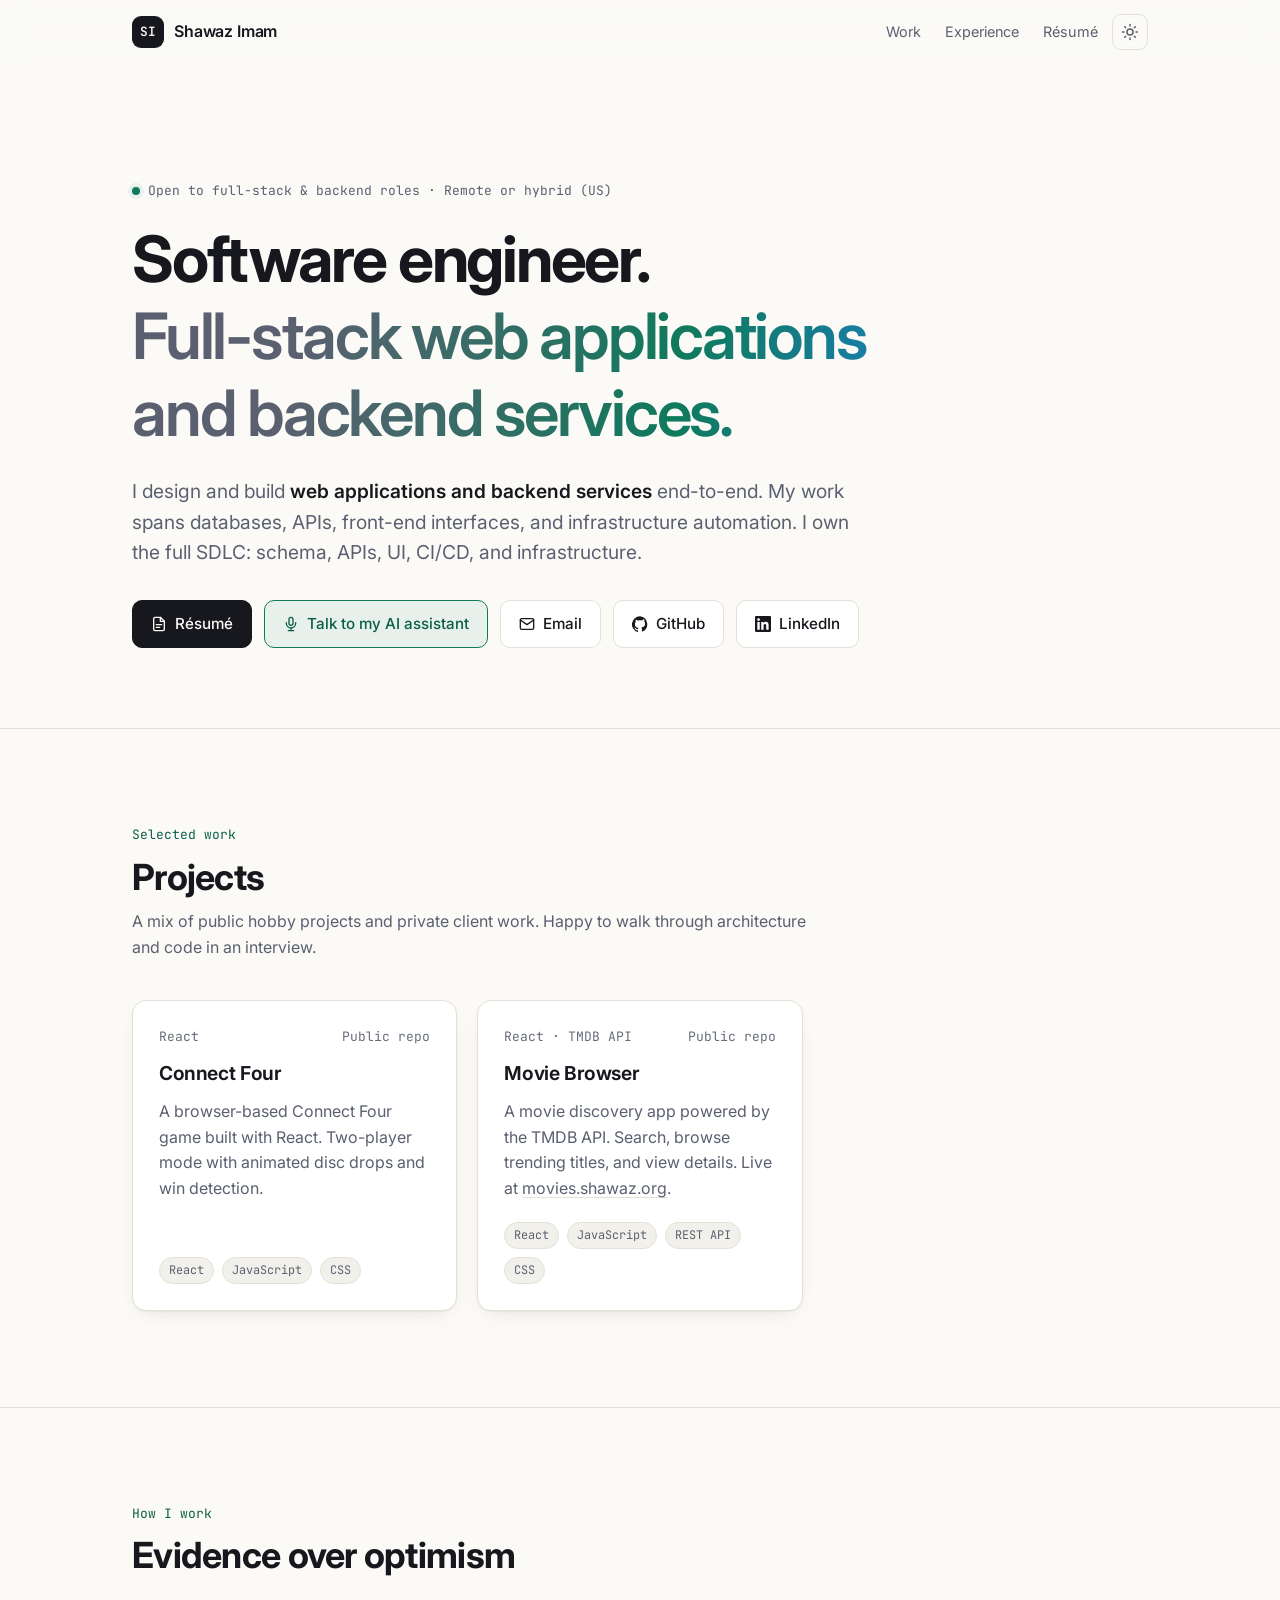
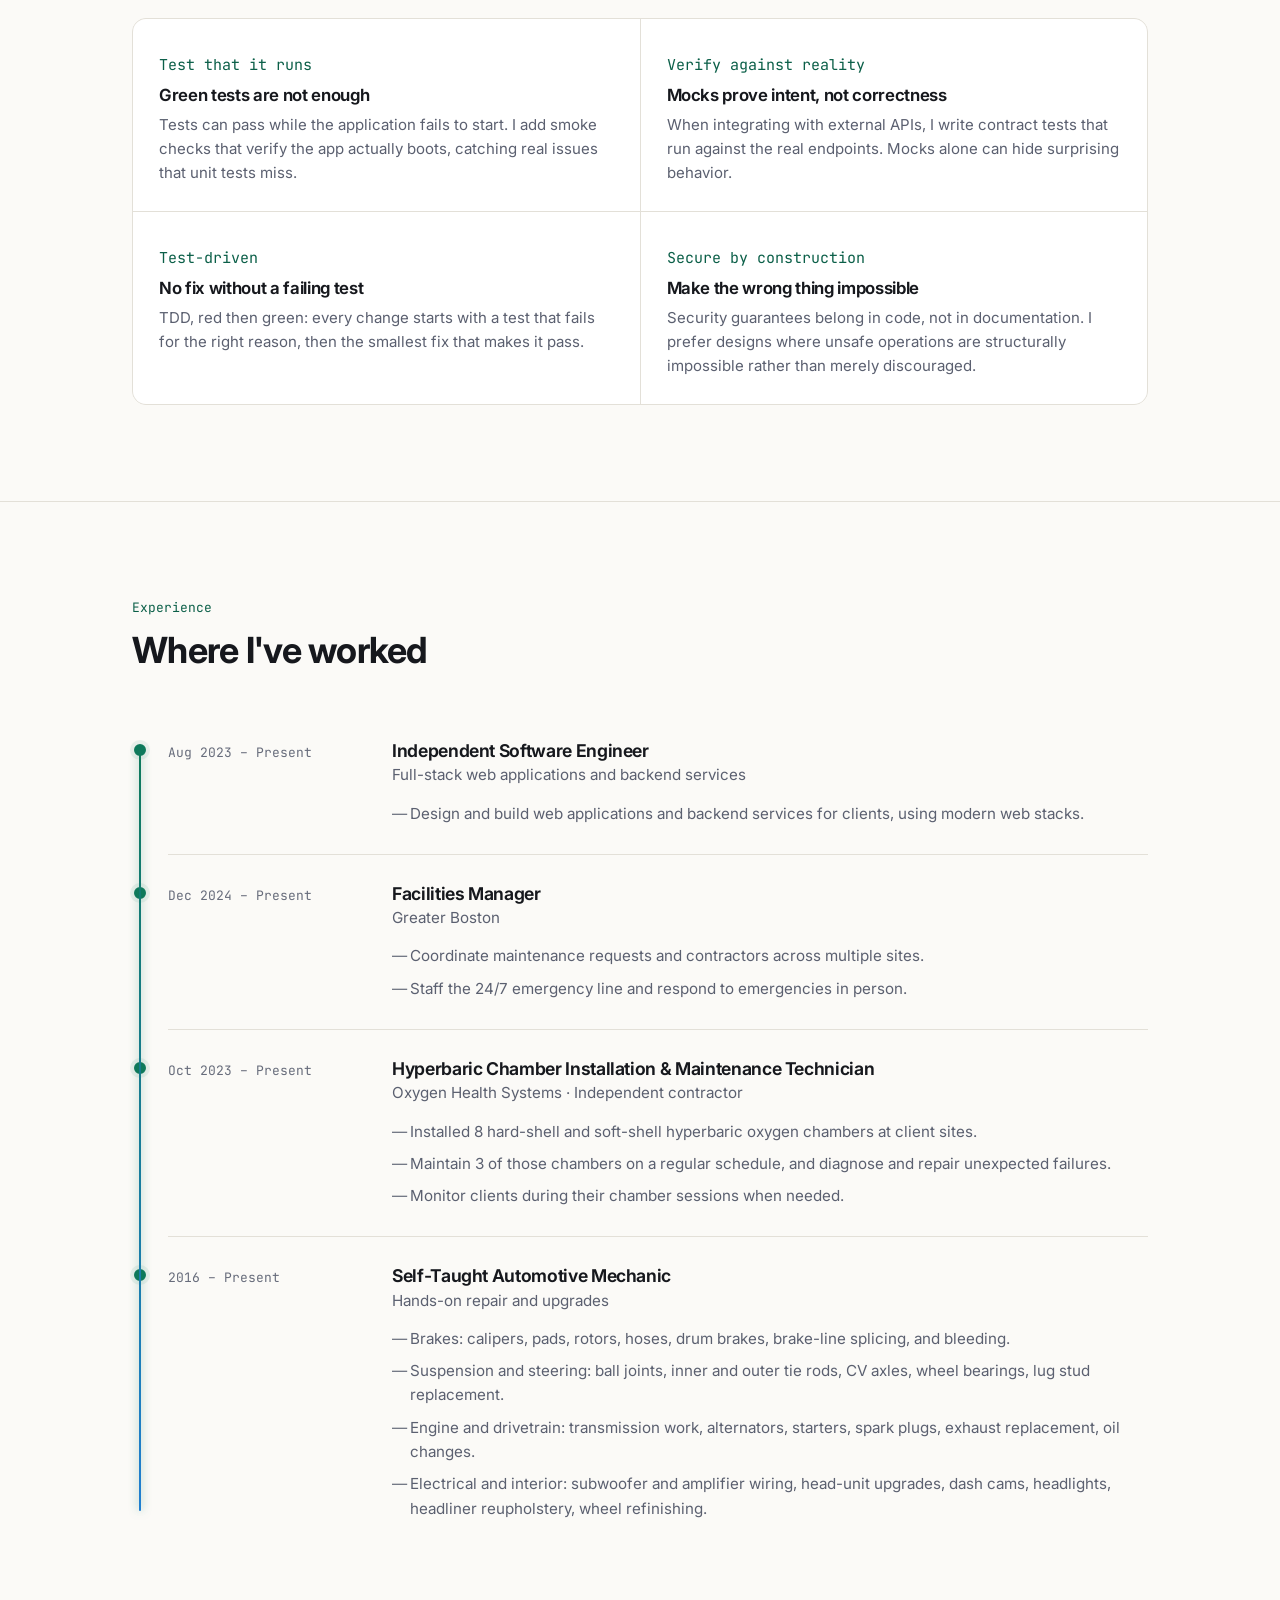
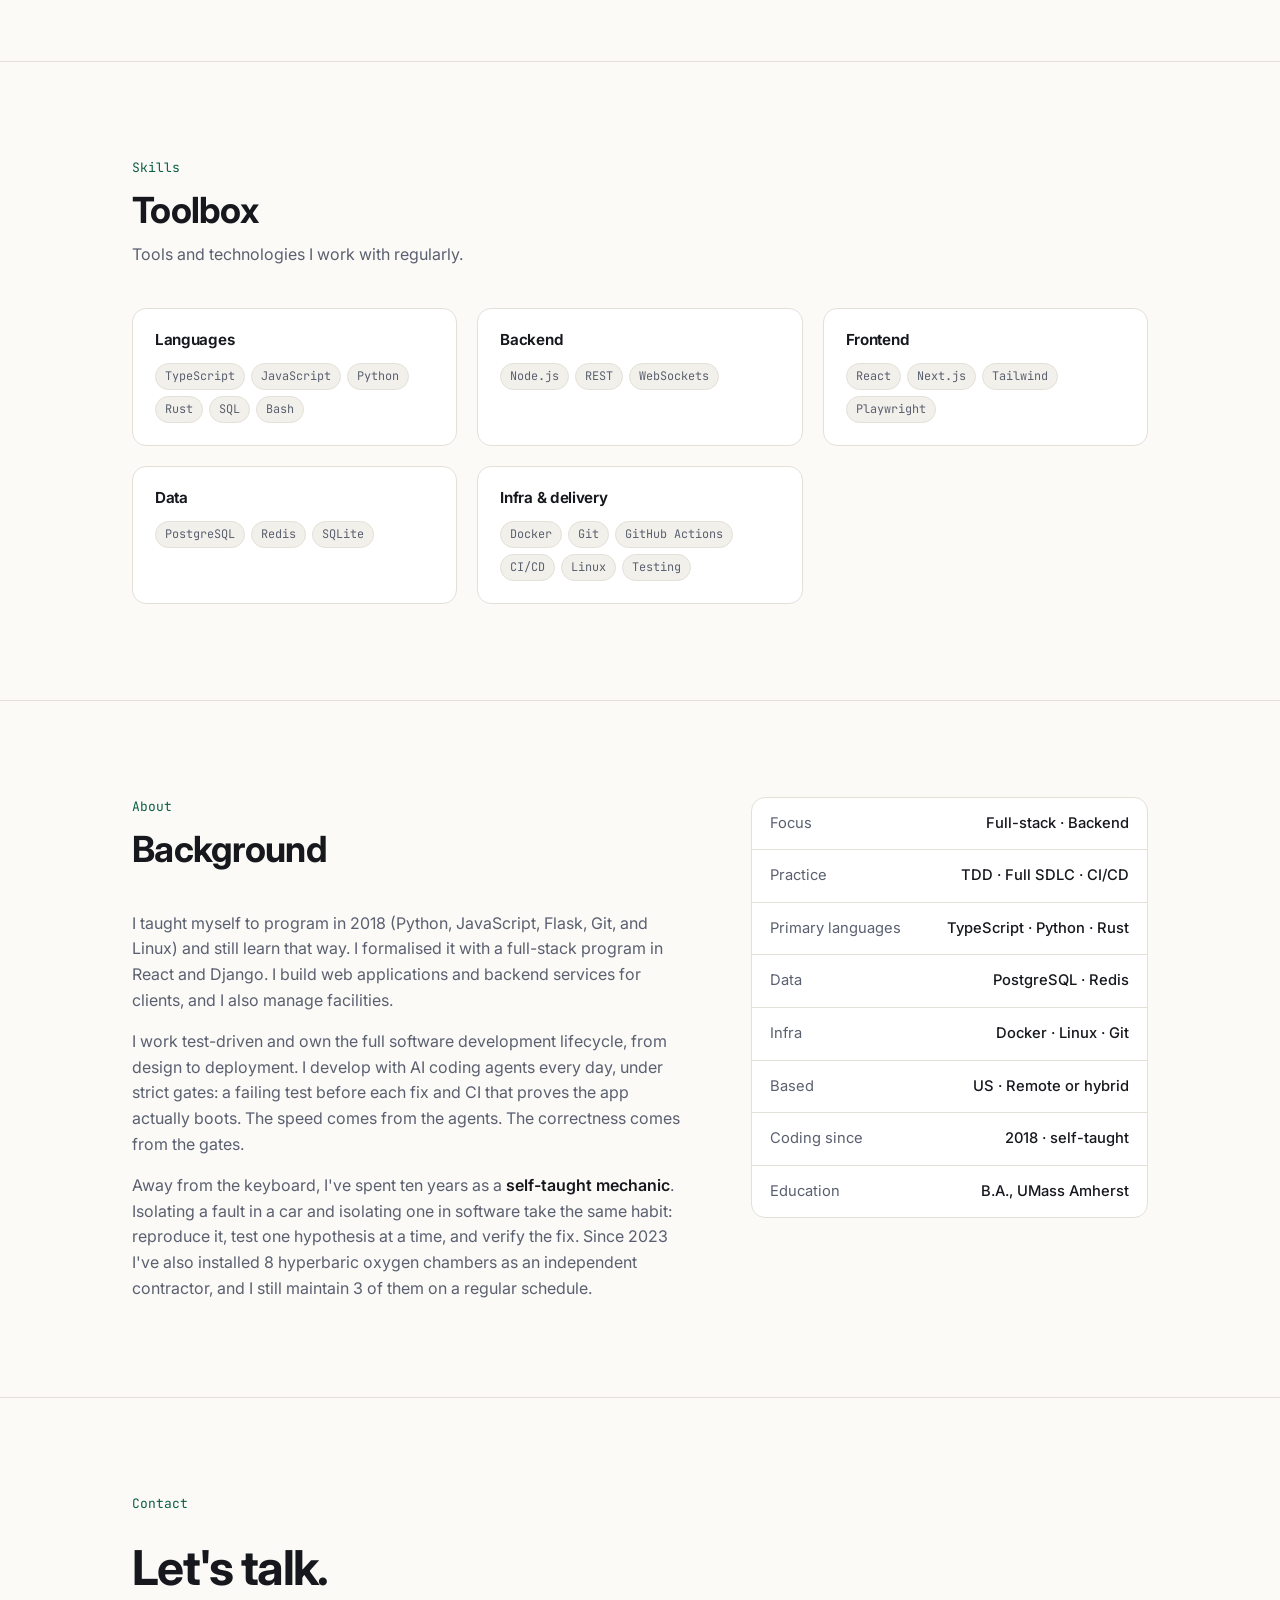
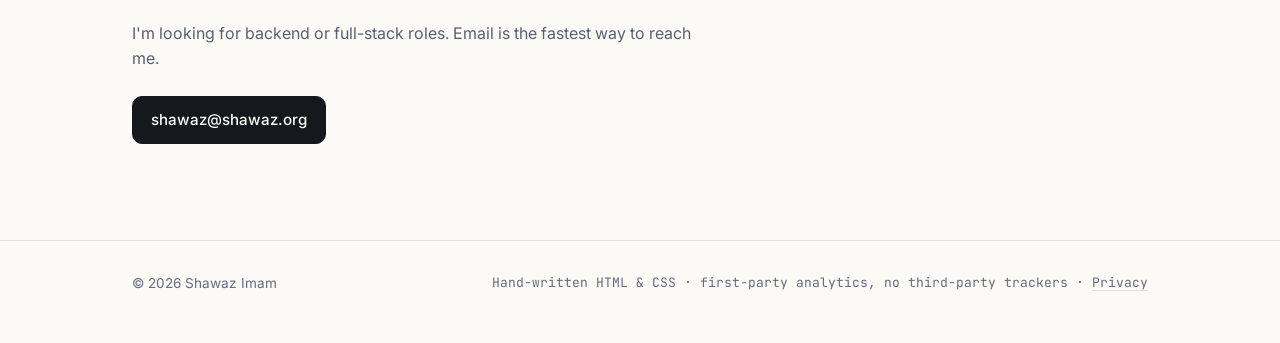
<file: index.html>
<!doctype html>
<html lang="en">
  <head>
    <meta charset="UTF-8" />
    <meta name="viewport" content="width=device-width, initial-scale=1.0" />
    <title>Shawaz Imam — Software Engineer</title>
    <meta
      name="description"
      content="Shawaz Imam, software engineer. Full-stack web applications and backend services."
    />
    <meta property="og:title" content="Shawaz Imam — Software Engineer" />
    <meta
      property="og:description"
      content="Software engineer. Full-stack web applications and backend services."
    />
    <meta property="og:type" content="website" />
    <meta property="og:url" content="https://shawaz.org/" />
    <meta property="og:image" content="https://shawaz.org/Images/icon-512.png" />
    <meta property="og:image:width" content="512" />
    <meta property="og:image:height" content="512" />
    <meta property="og:image:alt" content="Shawaz Imam, software engineer" />
    <meta name="twitter:card" content="summary" />
    <meta name="twitter:title" content="Shawaz Imam — Software Engineer" />
    <meta name="twitter:image" content="https://shawaz.org/Images/icon-512.png" />
    <meta name="theme-color" content="#0c0e12" media="(prefers-color-scheme: dark)" />
    <meta name="theme-color" content="#fbfaf7" media="(prefers-color-scheme: light)" />
    <link rel="canonical" href="https://shawaz.org/" />
    <link rel="icon" href="./favicon.ico" sizes="32x32" />
    <link rel="icon" href="./Images/favicon.svg" type="image/svg+xml" />
    <link rel="apple-touch-icon" href="./Images/apple-touch-icon.png" />
    <link rel="manifest" href="./site.webmanifest" />
    <link rel="preconnect" href="https://fonts.googleapis.com" />
    <link rel="preconnect" href="https://fonts.gstatic.com" crossorigin />
    <link
      href="https://fonts.googleapis.com/css2?family=Inter:wght@400;500;600;700&family=JetBrains+Mono:wght@400;500;600&display=swap"
      rel="stylesheet"
    />
    <link rel="stylesheet" href="./styles/main.css" />
    <script>
      try {
        var t = localStorage.getItem("shawaz-theme");
        if (t === "light" || t === "dark") document.documentElement.setAttribute("data-theme", t);
      } catch (e) {}
    </script>
    <script type="application/ld+json">
      {
        "@context": "https://schema.org",
        "@type": "Person",
        "name": "Shawaz Imam",
        "jobTitle": "Software Engineer",
        "email": "mailto:shawaz@shawaz.org",
        "url": "https://shawaz.org",
        "sameAs": ["https://github.com/shawazi", "https://www.linkedin.com/in/shawazi/"]
      }
    </script>
  </head>
  <body>
    <a class="skip" href="#main">Skip to content</a>

    <header class="nav">
      <div class="wrap">
        <a class="brand" href="#top" aria-label="Shawaz Imam, home">
          <span class="monogram" aria-hidden="true">SI</span>
          <span>Shawaz Imam</span>
        </a>
        <nav aria-label="Primary">
          <ul class="nav-links">
            <li class="hide-sm"><a href="#work">Work</a></li>
            <li class="hide-sm"><a href="#experience">Experience</a></li>
            <li><a href="./resume.html">Résumé</a></li>
            <li>
              <button class="icon-btn" id="theme-toggle" type="button" aria-label="Toggle color theme">
                <svg viewBox="0 0 24 24" fill="none" stroke="currentColor" stroke-width="2" stroke-linecap="round" stroke-linejoin="round" aria-hidden="true">
                  <circle cx="12" cy="12" r="4" />
                  <path d="M12 2v2M12 20v2M4.9 4.9l1.4 1.4M17.7 17.7l1.4 1.4M2 12h2M20 12h2M4.9 19.1l1.4-1.4M17.7 6.3l1.4-1.4" />
                </svg>
              </button>
            </li>
          </ul>
        </nav>
      </div>
    </header>

    <main id="main">
      <section class="hero" id="top">
        <div class="wrap">
          <p class="eyebrow mono"><span class="dot" aria-hidden="true"></span>Open to full-stack &amp; backend roles · Remote or hybrid (US)</p>
          <h1>Software engineer. <span>Full-stack web applications and backend services.</span></h1>
          <p class="lede">
            I design and build <strong>web applications and backend services</strong> end-to-end.
            My work spans databases, APIs, front-end interfaces, and infrastructure automation.
            I own the full SDLC: schema, APIs, UI, CI/CD, and infrastructure.
          </p>
          <div class="cta">
            <a class="btn primary" href="./resume.html">
              <svg viewBox="0 0 24 24" fill="none" stroke="currentColor" stroke-width="2" stroke-linecap="round" stroke-linejoin="round" aria-hidden="true"><path d="M14 2H6a2 2 0 0 0-2 2v16a2 2 0 0 0 2 2h12a2 2 0 0 0 2-2V8z" /><path d="M14 2v6h6M8 13h8M8 17h5" /></svg>
              Résumé
            </a>
            <button class="btn call" type="button" data-open-call>
              <svg viewBox="0 0 24 24" fill="none" stroke="currentColor" stroke-width="2" stroke-linecap="round" stroke-linejoin="round" aria-hidden="true"><rect x="9" y="2" width="6" height="12" rx="3" /><path d="M5 10v1a7 7 0 0 0 14 0v-1M12 18v4M8 22h8" /></svg>
              Talk to my AI assistant
            </button>
            <a class="btn" href="mailto:shawaz@shawaz.org">
              <svg viewBox="0 0 24 24" fill="none" stroke="currentColor" stroke-width="2" stroke-linecap="round" stroke-linejoin="round" aria-hidden="true"><rect x="2" y="4" width="20" height="16" rx="2" /><path d="m22 6-10 7L2 6" /></svg>
              Email
            </a>
            <a class="btn" href="https://github.com/shawazi" target="_blank" rel="noopener">
              <svg viewBox="0 0 24 24" fill="currentColor" aria-hidden="true"><path d="M12 .5a12 12 0 0 0-3.8 23.4c.6.1.8-.3.8-.6v-2c-3.3.7-4-1.6-4-1.6-.6-1.4-1.4-1.8-1.4-1.8-1.1-.8.1-.7.1-.7 1.2.1 1.9 1.2 1.9 1.2 1.1 1.8 2.8 1.3 3.5 1 .1-.8.4-1.3.8-1.6-2.7-.3-5.5-1.3-5.5-5.9 0-1.3.5-2.4 1.2-3.2-.1-.3-.5-1.5.1-3.2 0 0 1-.3 3.3 1.2a11.5 11.5 0 0 1 6 0C17.3 4.6 18.3 5 18.3 5c.7 1.7.2 2.9.1 3.2.8.8 1.2 1.9 1.2 3.2 0 4.6-2.8 5.6-5.5 5.9.4.4.8 1.1.8 2.2v3.3c0 .3.2.7.8.6A12 12 0 0 0 12 .5z" /></svg>
              GitHub
            </a>
            <a class="btn" href="https://www.linkedin.com/in/shawazi/" target="_blank" rel="noopener">
              <svg viewBox="0 0 24 24" fill="currentColor" aria-hidden="true"><path d="M20.4 20.5h-3.6v-5.6c0-1.3 0-3-1.8-3s-2.1 1.4-2.1 2.9v5.7H9.3V9h3.4v1.6c.5-.9 1.6-1.8 3.4-1.8 3.6 0 4.3 2.4 4.3 5.5v6.2zM5.3 7.4a2.1 2.1 0 1 1 0-4.2 2.1 2.1 0 0 1 0 4.2zm1.8 13.1H3.5V9h3.6v11.5zM22.2 0H1.8C.8 0 0 .8 0 1.7v20.6c0 .9.8 1.7 1.8 1.7h20.4c1 0 1.8-.8 1.8-1.7V1.7C24 .8 23.2 0 22.2 0z" /></svg>
              LinkedIn
            </a>
          </div>
        </div>
      </section>

      <section class="block" id="work">
        <div class="wrap">
          <div class="section-head">
            <p class="mono">Selected work</p>
            <h2>Projects</h2>
            <p>A mix of public hobby projects and private client work. Happy to walk through architecture and code in an interview.</p>
          </div>

          <div class="work">
            <article class="card">
              <div class="card-top mono"><span>React</span><span>Public repo</span></div>
              <h3>Connect Four</h3>
              <p>
                A browser-based Connect Four game built with React. Two-player mode with animated disc drops and win detection.
              </p>
              <ul class="tags" aria-label="Stack">
                <li>React</li><li>JavaScript</li><li>CSS</li>
              </ul>
            </article>

            <article class="card">
              <div class="card-top mono"><span>React · TMDB API</span><span>Public repo</span></div>
              <h3>Movie Browser</h3>
              <p>
                A movie discovery app powered by the TMDB API. Search, browse trending titles, and view details. Live at <a href="https://movies.shawaz.org" target="_blank" rel="noopener">movies.shawaz.org</a>.
              </p>
              <ul class="tags" aria-label="Stack">
                <li>React</li><li>JavaScript</li><li>REST API</li><li>CSS</li>
              </ul>
            </article>
          </div>
        </div>
      </section>

      <section class="block" id="principles">
        <div class="wrap">
          <div class="section-head">
            <p class="mono">How I work</p>
            <h2>Evidence over optimism</h2>
          </div>
          <div class="principles">
            <div class="principle">
              <p class="mono">Test that it runs</p>
              <h3>Green tests are not enough</h3>
              <p>Tests can pass while the application fails to start. I add smoke checks that verify the app actually boots, catching real issues that unit tests miss.</p>
            </div>
            <div class="principle">
              <p class="mono">Verify against reality</p>
              <h3>Mocks prove intent, not correctness</h3>
              <p>When integrating with external APIs, I write contract tests that run against the real endpoints. Mocks alone can hide surprising behavior.</p>
            </div>
            <div class="principle">
              <p class="mono">Test-driven</p>
              <h3>No fix without a failing test</h3>
              <p>TDD, red then green: every change starts with a test that fails for the right reason, then the smallest fix that makes it pass.</p>
            </div>
            <div class="principle">
              <p class="mono">Secure by construction</p>
              <h3>Make the wrong thing impossible</h3>
              <p>Security guarantees belong in code, not in documentation. I prefer designs where unsafe operations are structurally impossible rather than merely discouraged.</p>
            </div>
          </div>
        </div>
      </section>

      <section class="block" id="experience">
        <div class="wrap">
          <div class="section-head">
            <p class="mono">Experience</p>
            <h2>Where I've worked</h2>
          </div>
          <ol class="timeline">
            <li class="role">
              <p class="when mono">Aug 2023 – Present</p>
              <div>
                <h3>Independent Software Engineer</h3>
                <p class="org">Full-stack web applications and backend services</p>
                <ul>
                  <li>Design and build web applications and backend services for clients, using modern web stacks.</li>
                </ul>
              </div>
            </li>
            <li class="role">
              <p class="when mono">Dec 2024 – Present</p>
              <div>
                <h3>Facilities Manager</h3>
                <p class="org">Greater Boston</p>
                <ul>
                  <li>Coordinate maintenance requests and contractors across multiple sites.</li>
                  <li>Staff the 24/7 emergency line and respond to emergencies in person.</li>
                </ul>
              </div>
            </li>
            <li class="role">
              <p class="when mono">Oct 2023 – Present</p>
              <div>
                <h3>Hyperbaric Chamber Installation &amp; Maintenance Technician</h3>
                <p class="org">Oxygen Health Systems · Independent contractor</p>
                <ul>
                  <li>Installed 8 hard-shell and soft-shell hyperbaric oxygen chambers at client sites.</li>
                  <li>Maintain 3 of those chambers on a regular schedule, and diagnose and repair unexpected failures.</li>
                  <li>Monitor clients during their chamber sessions when needed.</li>
                </ul>
              </div>
            </li>
            <li class="role">
              <p class="when mono">2016 – Present</p>
              <div>
                <h3>Self-Taught Automotive Mechanic</h3>
                <p class="org">Hands-on repair and upgrades</p>
                <ul>
                  <li>Brakes: calipers, pads, rotors, hoses, drum brakes, brake-line splicing, and bleeding.</li>
                  <li>Suspension and steering: ball joints, inner and outer tie rods, CV axles, wheel bearings, lug stud replacement.</li>
                  <li>Engine and drivetrain: transmission work, alternators, starters, spark plugs, exhaust replacement, oil changes.</li>
                  <li>Electrical and interior: subwoofer and amplifier wiring, head-unit upgrades, dash cams, headlights, headliner reupholstery, wheel refinishing.</li>
                </ul>
              </div>
            </li>
          </ol>
        </div>
      </section>

      <section class="block" id="skills">
        <div class="wrap">
          <div class="section-head">
            <p class="mono">Skills</p>
            <h2>Toolbox</h2>
            <p>Tools and technologies I work with regularly.</p>
          </div>
          <div class="skills">
            <div class="skill-group"><h3>Languages</h3><ul class="tags"><li>TypeScript</li><li>JavaScript</li><li>Python</li><li>Rust</li><li>SQL</li><li>Bash</li></ul></div>
            <div class="skill-group"><h3>Backend</h3><ul class="tags"><li>Node.js</li><li>REST</li><li>WebSockets</li></ul></div>
            <div class="skill-group"><h3>Frontend</h3><ul class="tags"><li>React</li><li>Next.js</li><li>Tailwind</li><li>Playwright</li></ul></div>
            <div class="skill-group"><h3>Data</h3><ul class="tags"><li>PostgreSQL</li><li>Redis</li><li>SQLite</li></ul></div>
            <div class="skill-group"><h3>Infra &amp; delivery</h3><ul class="tags"><li>Docker</li><li>Git</li><li>GitHub Actions</li><li>CI/CD</li><li>Linux</li><li>Testing</li></ul></div>
          </div>
        </div>
      </section>

      <section class="block" id="about">
        <div class="wrap about">
          <div>
            <div class="section-head">
              <p class="mono">About</p>
              <h2>Background</h2>
            </div>
            <div class="prose">
              <p>
                I taught myself to program in 2018 (Python, JavaScript, Flask, Git, and Linux) and still learn that way.
                I formalised it with a full-stack program in React and Django.
                I build web applications and backend services for clients, and I also manage facilities.
              </p>
              <p>
                I work test-driven and own the full software development lifecycle, from design to deployment.
                I develop with AI coding agents every day, under strict gates: a failing test before each fix
                and CI that proves the app actually boots. The speed comes from the agents. The correctness
                comes from the gates.
              </p>
              <p>
                Away from the keyboard, I've spent ten years as a <strong>self-taught mechanic</strong>. Isolating a fault
                in a car and isolating one in software take the same habit: reproduce it, test one hypothesis at a
                time, and verify the fix. Since 2023 I've also installed 8 hyperbaric oxygen chambers as an independent
                contractor, and I still maintain 3 of them on a regular schedule.
              </p>
            </div>
          </div>
          <ul class="facts" aria-label="Quick facts">
            <li><span>Focus</span><span>Full-stack · Backend</span></li>
            <li><span>Practice</span><span>TDD · Full SDLC · CI/CD</span></li>
            <li><span>Primary languages</span><span>TypeScript · Python · Rust</span></li>
            <li><span>Data</span><span>PostgreSQL · Redis</span></li>
            <li><span>Infra</span><span>Docker · Linux · Git</span></li>
            <li><span>Based</span><span>US · Remote or hybrid</span></li>
            <li><span>Coding since</span><span>2018 · self-taught</span></li>
            <li><span>Education</span><span>B.A., UMass Amherst</span></li>
          </ul>
        </div>
      </section>

      <section class="block" id="contact">
        <div class="wrap contact">
          <p class="mono" style="color: var(--accent-text)">Contact</p>
          <h2>Let's talk.</h2>
          <p>I'm looking for backend or full-stack roles. Email is the fastest way to reach me.</p>
          <div class="cta" style="margin-top: 0">
            <a class="btn primary" href="mailto:shawaz@shawaz.org">shawaz@shawaz.org</a>
          </div>
        </div>
      </section>
    </main>

    <footer>
      <div class="wrap">
        <span>© <span id="year">2026</span> Shawaz Imam</span>
        <span class="mono">Hand-written HTML &amp; CSS · first-party analytics, no third-party trackers · <a href="./privacy.html#site">Privacy</a></span>
      </div>
    </footer>

    <dialog id="ai-call" class="call-dialog" aria-labelledby="ai-call-title">
      <form method="dialog" class="call-close"><button class="icon-btn" aria-label="Close">&times;</button></form>
      <h2 id="ai-call-title">Talk to my AI assistant</h2>
      <p>An AI assistant answers questions about my experience, skills and availability, and can pass me a message. It isn't me, and it speaks only from what's on this site.</p>
      <p class="call-notice">Calls are transcribed and kept for 13 months, and a message you leave is emailed to me. Your microphone is used only during the call. <a href="./privacy.html#site">Privacy</a></p>
      <p class="call-status mono" data-call-status role="status" aria-live="polite"></p>
      <div class="call-actions">
        <button class="btn primary" type="button" data-call-start>Start call</button>
        <button class="btn" type="button" data-call-mute aria-pressed="false" hidden>Mute</button>
        <button class="btn end" type="button" data-call-end hidden>End call</button>
      </div>
      <audio autoplay></audio>
    </dialog>

    <script src="./scripts/main.js" defer></script>
    <script src="./scripts/insight.js" defer></script>
  </body>
</html>
</file>
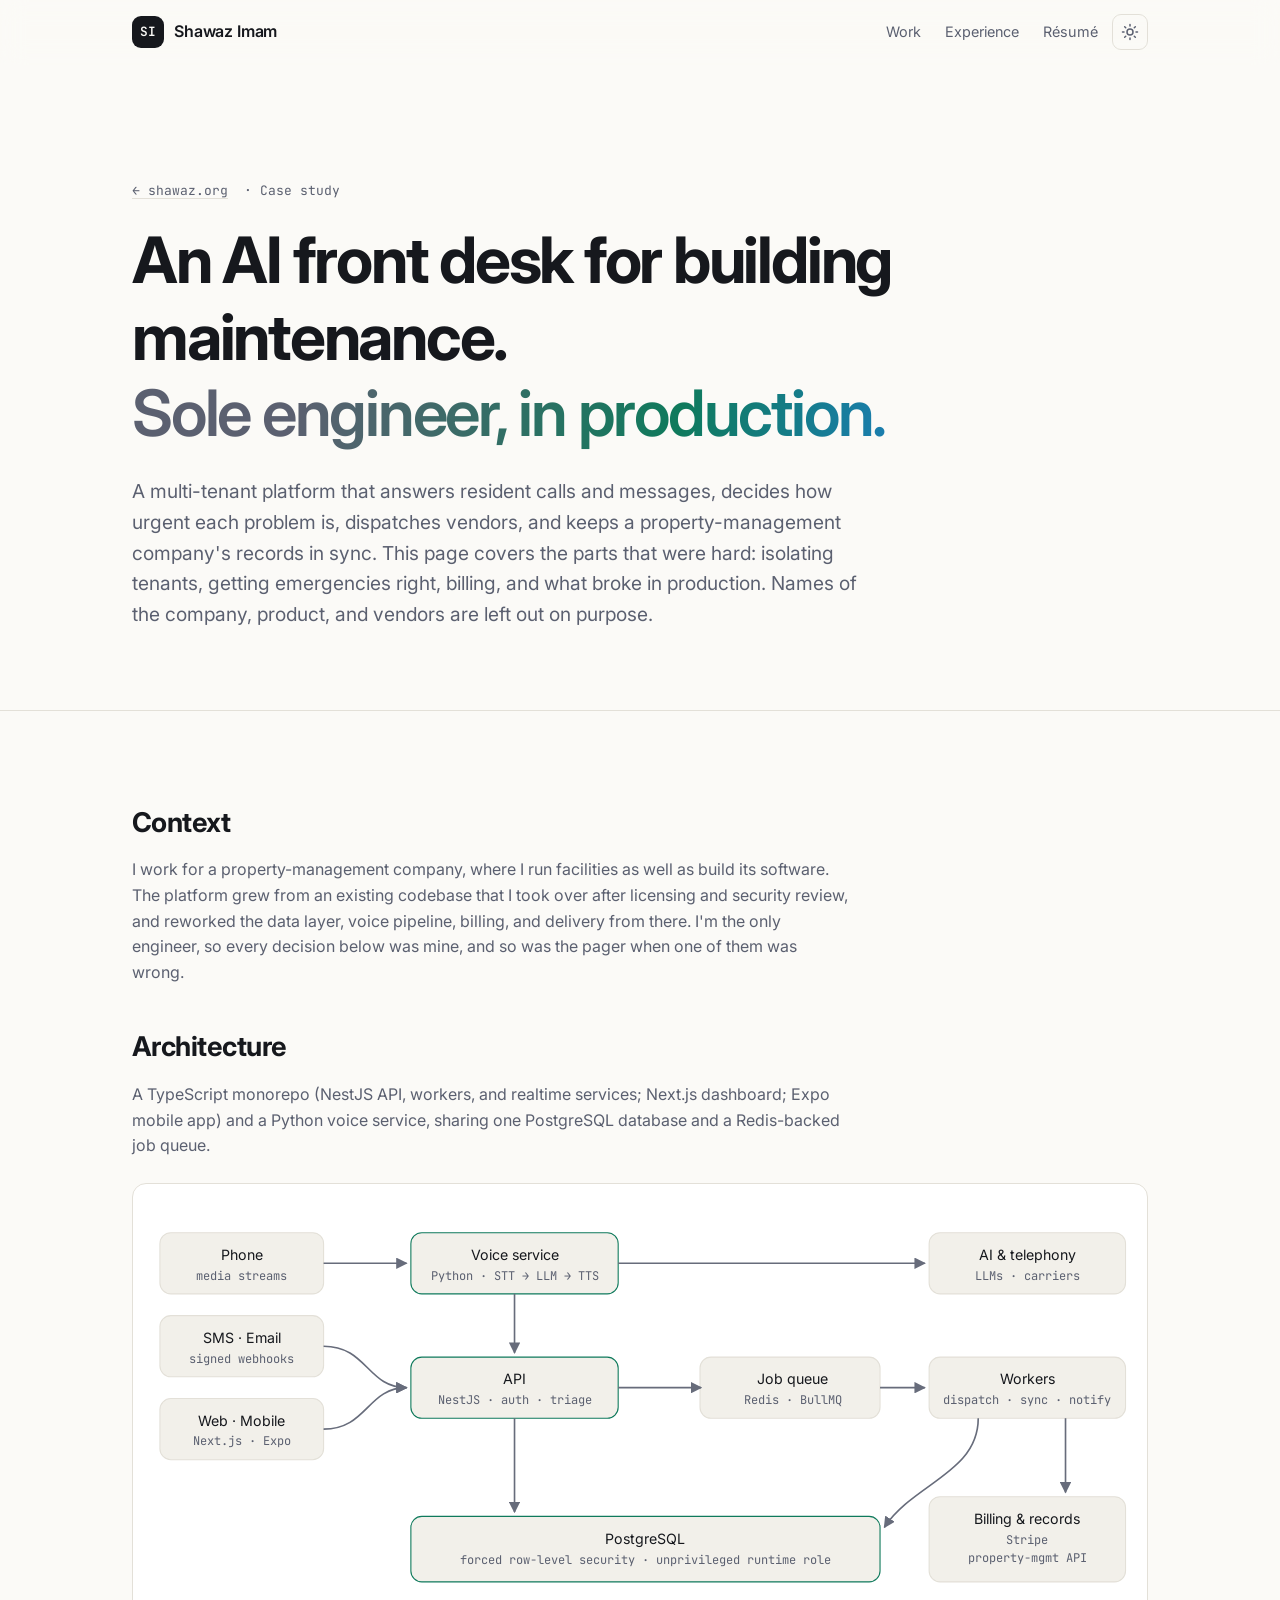
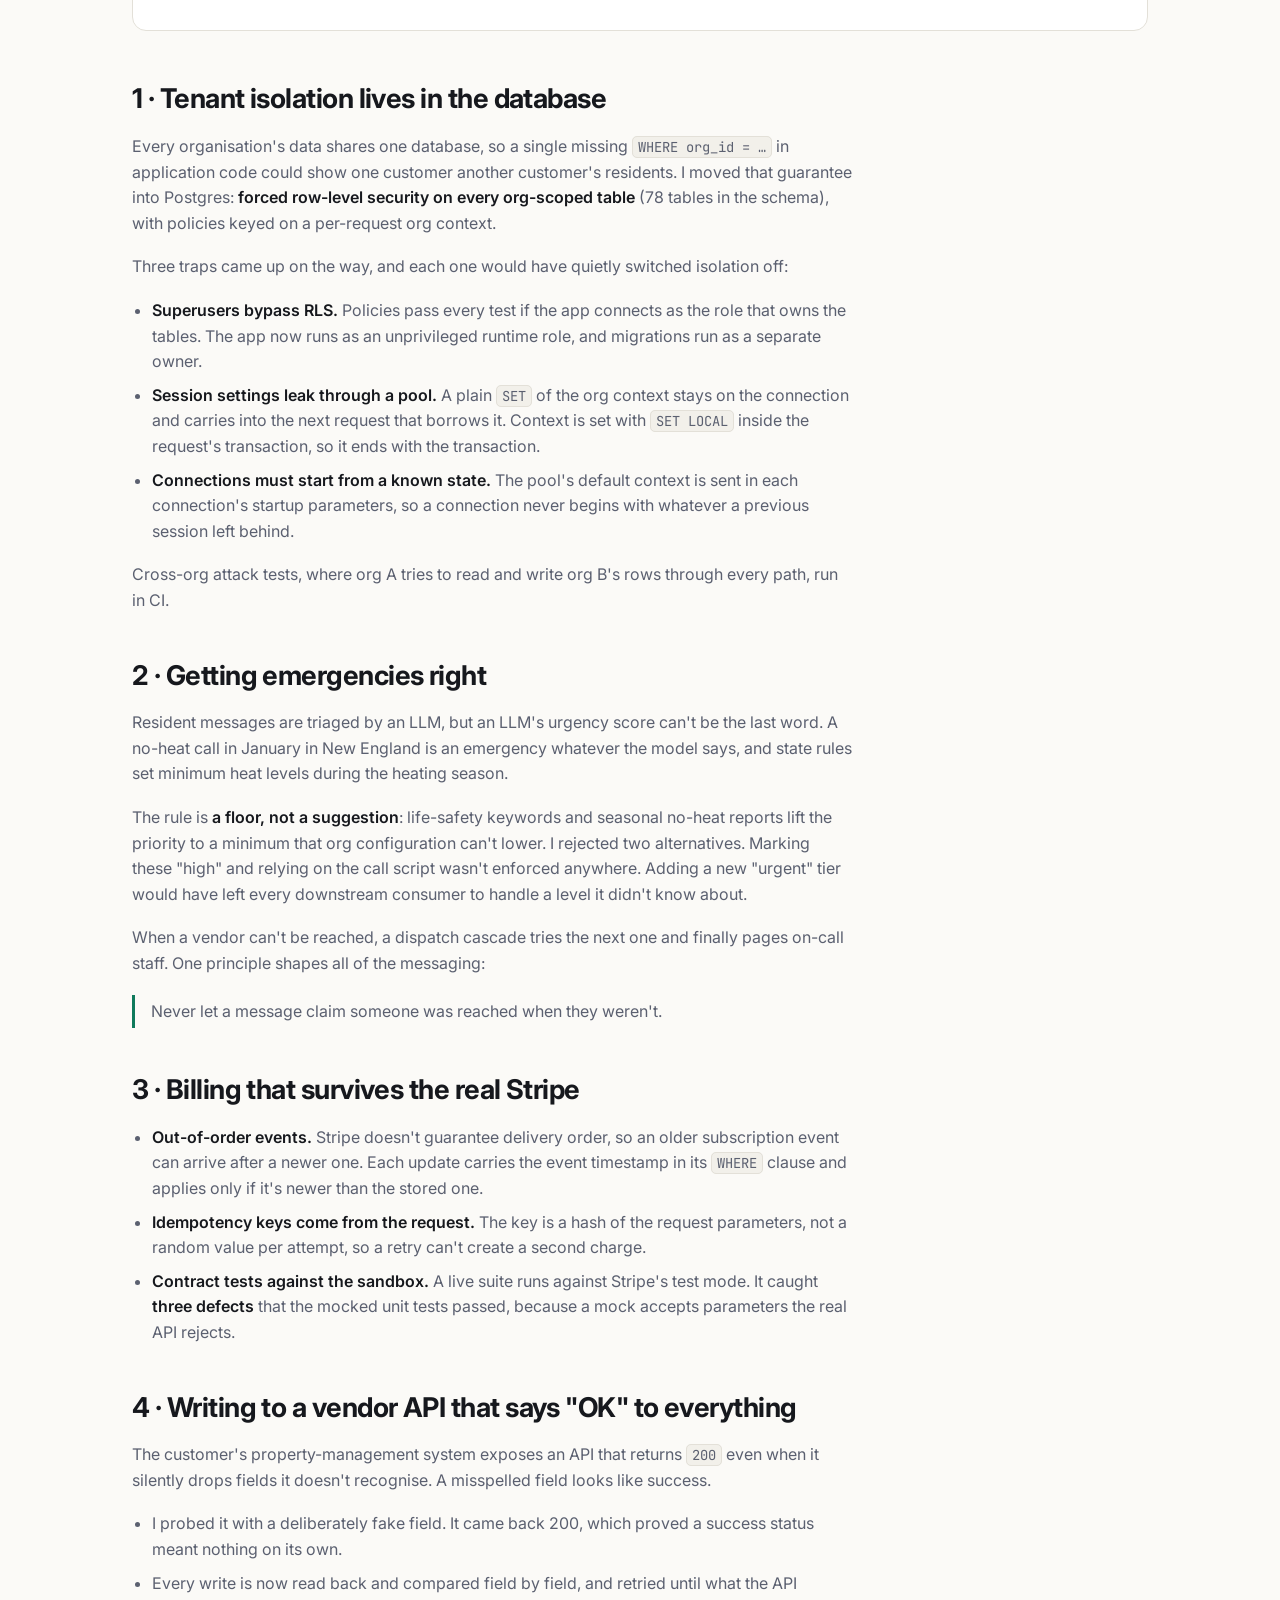
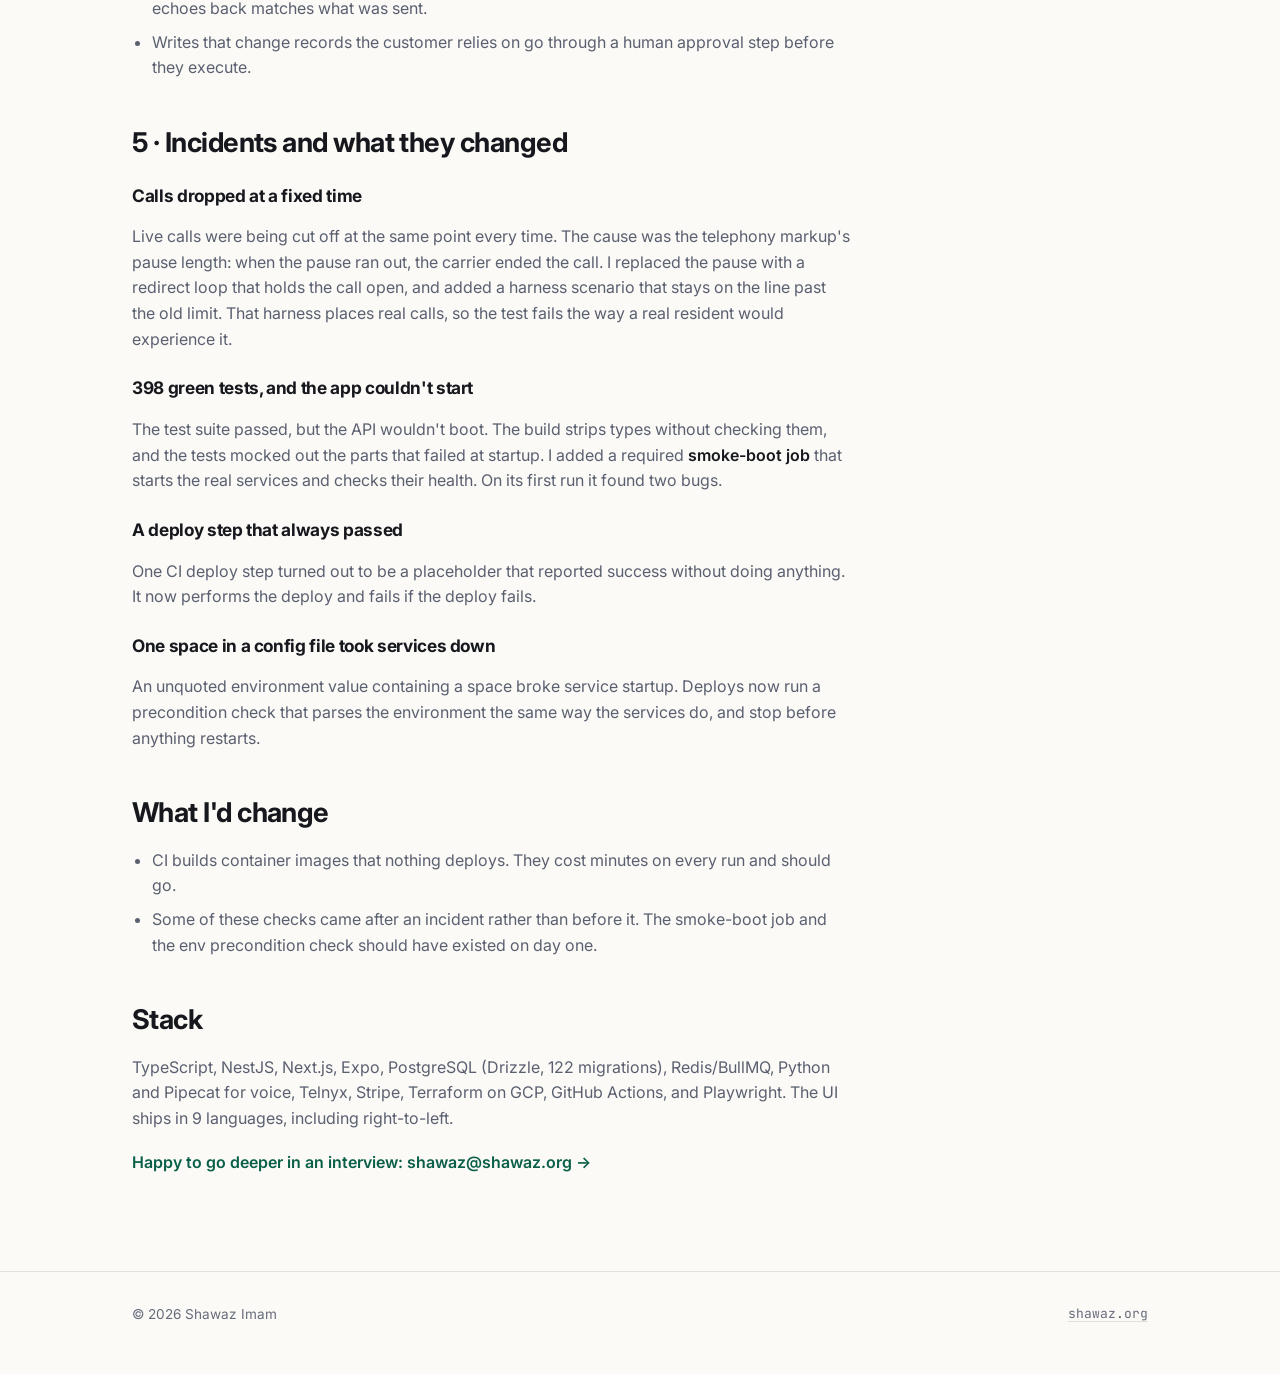
<file: case-study.html>
<!doctype html>
<html lang="en">
  <head>
    <meta charset="UTF-8" />
    <meta name="viewport" content="width=device-width, initial-scale=1.0" />
    <title>Case Study: AI Maintenance Platform — Shawaz Imam</title>
    <meta
      name="description"
      content="Case study: how I designed and operate a multi-tenant property-maintenance platform with an AI voice front desk. Tenant isolation, safety-critical triage, billing, and incidents."
    />
    <meta property="og:title" content="Case study: an AI front desk for building maintenance" />
    <meta
      property="og:description"
      content="Multi-tenant Postgres, real-time voice AI, and Rust, running in production."
    />
    <meta property="og:type" content="article" />
    <meta property="og:url" content="https://shawaz.org/case-study.html" />
    <meta property="og:image" content="https://shawaz.org/Images/og.png" />
    <meta property="og:image:width" content="1200" />
    <meta property="og:image:height" content="630" />
    <meta property="og:image:alt" content="Shawaz Imam, backend and platform engineer" />
    <meta name="twitter:card" content="summary_large_image" />
    <meta name="twitter:title" content="Shawaz Imam — Backend &amp; Platform Engineer" />
    <meta name="twitter:image" content="https://shawaz.org/Images/og.png" />
    <meta name="theme-color" content="#0c0e12" media="(prefers-color-scheme: dark)" />
    <meta name="theme-color" content="#fbfaf7" media="(prefers-color-scheme: light)" />
    <link rel="canonical" href="https://shawaz.org/case-study.html" />
    <link rel="icon" href="./favicon.ico" sizes="32x32" />
    <link rel="icon" href="./Images/favicon.svg" type="image/svg+xml" />
    <link rel="apple-touch-icon" href="./Images/apple-touch-icon.png" />
    <link rel="manifest" href="./site.webmanifest" />
    <link rel="preconnect" href="https://fonts.googleapis.com" />
    <link rel="preconnect" href="https://fonts.gstatic.com" crossorigin />
    <link
      href="https://fonts.googleapis.com/css2?family=Inter:wght@400;500;600;700&family=JetBrains+Mono:wght@400;500;600&display=swap"
      rel="stylesheet"
    />
    <link rel="stylesheet" href="./styles/main.css" />
    <script>
      try {
        var t = localStorage.getItem("shawaz-theme");
        if (t === "light" || t === "dark") document.documentElement.setAttribute("data-theme", t);
      } catch (e) {}
    </script>
    <script type="application/ld+json">
      {
        "@context": "https://schema.org",
        "@type": "Person",
        "name": "Shawaz Imam",
        "jobTitle": "Backend & Platform Engineer",
        "email": "mailto:shawaz@shawaz.org",
        "url": "https://shawaz.org",
        "sameAs": ["https://github.com/shawazi", "https://www.linkedin.com/in/shawazai/"]
      }
    </script>
  </head>
  <body>
    <a class="skip" href="#main">Skip to content</a>

    <header class="nav">
      <div class="wrap">
        <a class="brand" href="./" aria-label="Shawaz Imam, home">
          <span class="monogram" aria-hidden="true">SI</span>
          <span>Shawaz Imam</span>
        </a>
        <nav aria-label="Primary">
          <ul class="nav-links">
            <li class="hide-sm"><a href="./#work">Work</a></li>
            <li class="hide-sm"><a href="./#experience">Experience</a></li>
            <li><a href="./resume.html">Résumé</a></li>
            <li>
              <button class="icon-btn" id="theme-toggle" type="button" aria-label="Toggle color theme">
                <svg viewBox="0 0 24 24" fill="none" stroke="currentColor" stroke-width="2" stroke-linecap="round" stroke-linejoin="round" aria-hidden="true">
                  <circle cx="12" cy="12" r="4" />
                  <path d="M12 2v2M12 20v2M4.9 4.9l1.4 1.4M17.7 17.7l1.4 1.4M2 12h2M20 12h2M4.9 19.1l1.4-1.4M17.7 6.3l1.4-1.4" />
                </svg>
              </button>
            </li>
          </ul>
        </nav>
      </div>
    </header>

    <main id="main">
      <section class="hero">
        <div class="wrap">
          <p class="eyebrow mono"><a href="./">← shawaz.org</a>&nbsp;·&nbsp;Case study</p>
          <h1>An AI front desk for building maintenance. <span>Sole engineer, in production.</span></h1>
          <p class="lede">
            A multi-tenant platform that answers resident calls and messages, decides how urgent each problem is,
            dispatches vendors, and keeps a property-management company's records in sync. This page covers the parts
            that were hard: isolating tenants, getting emergencies right, billing, and what broke in production.
            Names of the company, product, and vendors are left out on purpose.
          </p>
        </div>
      </section>

      <section class="block">
        <div class="wrap">
          <div class="article">
            <h2 style="margin-top: 0">Context</h2>
            <p>
              I work for a property-management company, where I run facilities as well as build its software. The
              platform grew from an existing codebase that I took over after licensing and security review, and reworked
              the data layer, voice pipeline, billing, and delivery from there. I'm the only engineer, so every decision below
              was mine, and so was the pager when one of them was wrong.
            </p>

            <h2>Architecture</h2>
            <p>
              A TypeScript monorepo (NestJS API, workers, and realtime services; Next.js dashboard; Expo mobile app) and a
              Python voice service, sharing one PostgreSQL database and a Redis-backed job queue.
            </p>
          </div>

          <figure class="diagram" style="margin: 24px 0 0" aria-label="Architecture diagram">
            <svg viewBox="0 0 900 380" role="img" aria-labelledby="dg-title">
              <title id="dg-title">Residents reach the platform by phone, SMS, email, or web. Calls go to a Python voice service, which hands off to the NestJS API along with every other channel. The API enqueues jobs on Redis for workers that dispatch, sync, and notify. All services read and write a PostgreSQL database under row-level security. External systems are telephony carriers, LLM providers, Stripe, and the customer's property-management system.</title>
              <defs>
                <marker id="ah" viewBox="0 0 10 10" refX="9" refY="5" markerWidth="7" markerHeight="7" orient="auto-start-reverse"><path class="arrow" d="M0 0L10 5L0 10z" /></marker>
              </defs>
              <!-- channels -->
              <rect class="box" x="10" y="30" width="150" height="56" rx="10" /><text x="85" y="55" text-anchor="middle">Phone</text><text class="sub" x="85" y="73" text-anchor="middle">media streams</text>
              <rect class="box" x="10" y="106" width="150" height="56" rx="10" /><text x="85" y="131" text-anchor="middle">SMS · Email</text><text class="sub" x="85" y="149" text-anchor="middle">signed webhooks</text>
              <rect class="box" x="10" y="182" width="150" height="56" rx="10" /><text x="85" y="207" text-anchor="middle">Web · Mobile</text><text class="sub" x="85" y="225" text-anchor="middle">Next.js · Expo</text>
              <!-- services -->
              <rect class="box key" x="240" y="30" width="190" height="56" rx="10" /><text x="335" y="55" text-anchor="middle">Voice service</text><text class="sub" x="335" y="73" text-anchor="middle">Python · STT → LLM → TTS</text>
              <rect class="box key" x="240" y="144" width="190" height="56" rx="10" /><text x="335" y="169" text-anchor="middle">API</text><text class="sub" x="335" y="187" text-anchor="middle">NestJS · auth · triage</text>
              <rect class="box" x="505" y="144" width="165" height="56" rx="10" /><text x="590" y="169" text-anchor="middle">Job queue</text><text class="sub" x="590" y="187" text-anchor="middle">Redis · BullMQ</text>
              <rect class="box" x="715" y="144" width="180" height="56" rx="10" /><text x="805" y="169" text-anchor="middle">Workers</text><text class="sub" x="805" y="187" text-anchor="middle">dispatch · sync · notify</text>
              <!-- db -->
              <rect class="box key" x="240" y="290" width="430" height="60" rx="10" /><text x="455" y="315" text-anchor="middle">PostgreSQL</text><text class="sub" x="455" y="334" text-anchor="middle">forced row-level security · unprivileged runtime role</text>
              <!-- external -->
              <rect class="box" x="715" y="30" width="180" height="56" rx="10" /><text x="805" y="55" text-anchor="middle">AI &amp; telephony</text><text class="sub" x="805" y="73" text-anchor="middle">LLMs · carriers</text>
              <rect class="box" x="715" y="272" width="180" height="78" rx="10" /><text x="805" y="297" text-anchor="middle">Billing &amp; records</text><text class="sub" x="805" y="315" text-anchor="middle">Stripe</text><text class="sub" x="805" y="332" text-anchor="middle">property-mgmt API</text>
              <!-- edges -->
              <path class="edge" d="M160 58H236" marker-end="url(#ah)" />
              <path class="edge" d="M160 134C200 134 200 172 236 172" marker-end="url(#ah)" />
              <path class="edge" d="M160 210C200 210 200 172 236 172" marker-end="url(#ah)" />
              <path class="edge" d="M335 86V140" marker-end="url(#ah)" />
              <path class="edge" d="M430 172H506" marker-end="url(#ah)" />
              <path class="edge" d="M670 172H711" marker-end="url(#ah)" />
              <path class="edge" d="M430 58H711" marker-end="url(#ah)" />
              <path class="edge" d="M335 200V286" marker-end="url(#ah)" />
              <path class="edge" d="M760 200C760 250 700 260 674 300" marker-end="url(#ah)" />
              <path class="edge" d="M840 200V268" marker-end="url(#ah)" />
            </svg>
          </figure>

          <div class="article" style="margin-top: 24px">
            <h2>1 · Tenant isolation lives in the database</h2>
            <p>
              Every organisation's data shares one database, so a single missing <code>WHERE org_id = …</code> in
              application code could show one customer another customer's residents. I moved that guarantee into
              Postgres: <strong>forced row-level security on every org-scoped table</strong> (78 tables in the schema),
              with policies keyed on a per-request org context.
            </p>
            <p>Three traps came up on the way, and each one would have quietly switched isolation off:</p>
            <ul>
              <li><strong>Superusers bypass RLS.</strong> Policies pass every test if the app connects as the role that owns the tables. The app now runs as an unprivileged runtime role, and migrations run as a separate owner.</li>
              <li><strong>Session settings leak through a pool.</strong> A plain <code>SET</code> of the org context stays on the connection and carries into the next request that borrows it. Context is set with <code>SET LOCAL</code> inside the request's transaction, so it ends with the transaction.</li>
              <li><strong>Connections must start from a known state.</strong> The pool's default context is sent in each connection's startup parameters, so a connection never begins with whatever a previous session left behind.</li>
            </ul>
            <p>Cross-org attack tests, where org A tries to read and write org B's rows through every path, run in CI.</p>

            <h2>2 · Getting emergencies right</h2>
            <p>
              Resident messages are triaged by an LLM, but an LLM's urgency score can't be the last word. A no-heat call
              in January in New England is an emergency whatever the model says, and state rules set minimum heat
              levels during the heating season.
            </p>
            <p>
              The rule is <strong>a floor, not a suggestion</strong>: life-safety keywords and seasonal no-heat reports
              lift the priority to a minimum that org configuration can't lower. I rejected two alternatives. Marking
              these "high" and relying on the call script wasn't enforced anywhere. Adding a new "urgent" tier would
              have left every downstream consumer to handle a level it didn't know about.
            </p>
            <p>
              When a vendor can't be reached, a dispatch cascade tries the next one and finally pages on-call staff.
              One principle shapes all of the messaging:
            </p>
            <p class="callout">Never let a message claim someone was reached when they weren't.</p>

            <h2>3 · Billing that survives the real Stripe</h2>
            <ul>
              <li><strong>Out-of-order events.</strong> Stripe doesn't guarantee delivery order, so an older subscription event can arrive after a newer one. Each update carries the event timestamp in its <code>WHERE</code> clause and applies only if it's newer than the stored one.</li>
              <li><strong>Idempotency keys come from the request.</strong> The key is a hash of the request parameters, not a random value per attempt, so a retry can't create a second charge.</li>
              <li><strong>Contract tests against the sandbox.</strong> A live suite runs against Stripe's test mode. It caught <strong>three defects</strong> that the mocked unit tests passed, because a mock accepts parameters the real API rejects.</li>
            </ul>

            <h2>4 · Writing to a vendor API that says "OK" to everything</h2>
            <p>
              The customer's property-management system exposes an API that returns <code>200</code> even when it
              silently drops fields it doesn't recognise. A misspelled field looks like success.
            </p>
            <ul>
              <li>I probed it with a deliberately fake field. It came back 200, which proved a success status meant nothing on its own.</li>
              <li>Every write is now read back and compared field by field, and retried until what the API echoes back matches what was sent.</li>
              <li>Writes that change records the customer relies on go through a human approval step before they execute.</li>
            </ul>

            <h2>5 · Incidents and what they changed</h2>
            <h3>Calls dropped at a fixed time</h3>
            <p>
              Live calls were being cut off at the same point every time. The cause was the telephony markup's pause
              length: when the pause ran out, the carrier ended the call. I replaced the pause with a redirect loop that
              holds the call open, and added a harness scenario that stays on the line past the old limit. That
              harness places real calls, so the test fails the way a real resident would experience it.
            </p>
            <h3>398 green tests, and the app couldn't start</h3>
            <p>
              The test suite passed, but the API wouldn't boot. The build strips types without checking them, and the
              tests mocked out the parts that failed at startup. I added a required <strong>smoke-boot job</strong> that
              starts the real services and checks their health. On its first run it found two bugs.
            </p>
            <h3>A deploy step that always passed</h3>
            <p>
              One CI deploy step turned out to be a placeholder that reported success without doing anything. It now
              performs the deploy and fails if the deploy fails.
            </p>
            <h3>One space in a config file took services down</h3>
            <p>
              An unquoted environment value containing a space broke service startup. Deploys now run a precondition
              check that parses the environment the same way the services do, and stop before anything restarts.
            </p>

            <h2>What I'd change</h2>
            <ul>
              <li>CI builds container images that nothing deploys. They cost minutes on every run and should go.</li>
              <li>Some of these checks came after an incident rather than before it. The smoke-boot job and the env precondition check should have existed on day one.</li>
            </ul>

            <h2>Stack</h2>
            <p>
              TypeScript, NestJS, Next.js, Expo, PostgreSQL (Drizzle, 122 migrations), Redis/BullMQ, Python and Pipecat for
              voice, Telnyx, Stripe, Terraform on GCP, GitHub Actions, and Playwright. The UI ships in 9
              languages, including right-to-left.
            </p>
            <p>
              <a class="card-link" href="mailto:shawaz@shawaz.org">Happy to go deeper in an interview: shawaz@shawaz.org →</a>
            </p>
          </div>
        </div>
      </section>
    </main>

    <footer>
      <div class="wrap">
        <span>© <span id="year">2026</span> Shawaz Imam</span>
        <span class="mono"><a href="./">shawaz.org</a></span>
      </div>
    </footer>

    <script src="./scripts/main.js" defer></script>
  </body>
</html>
</file>
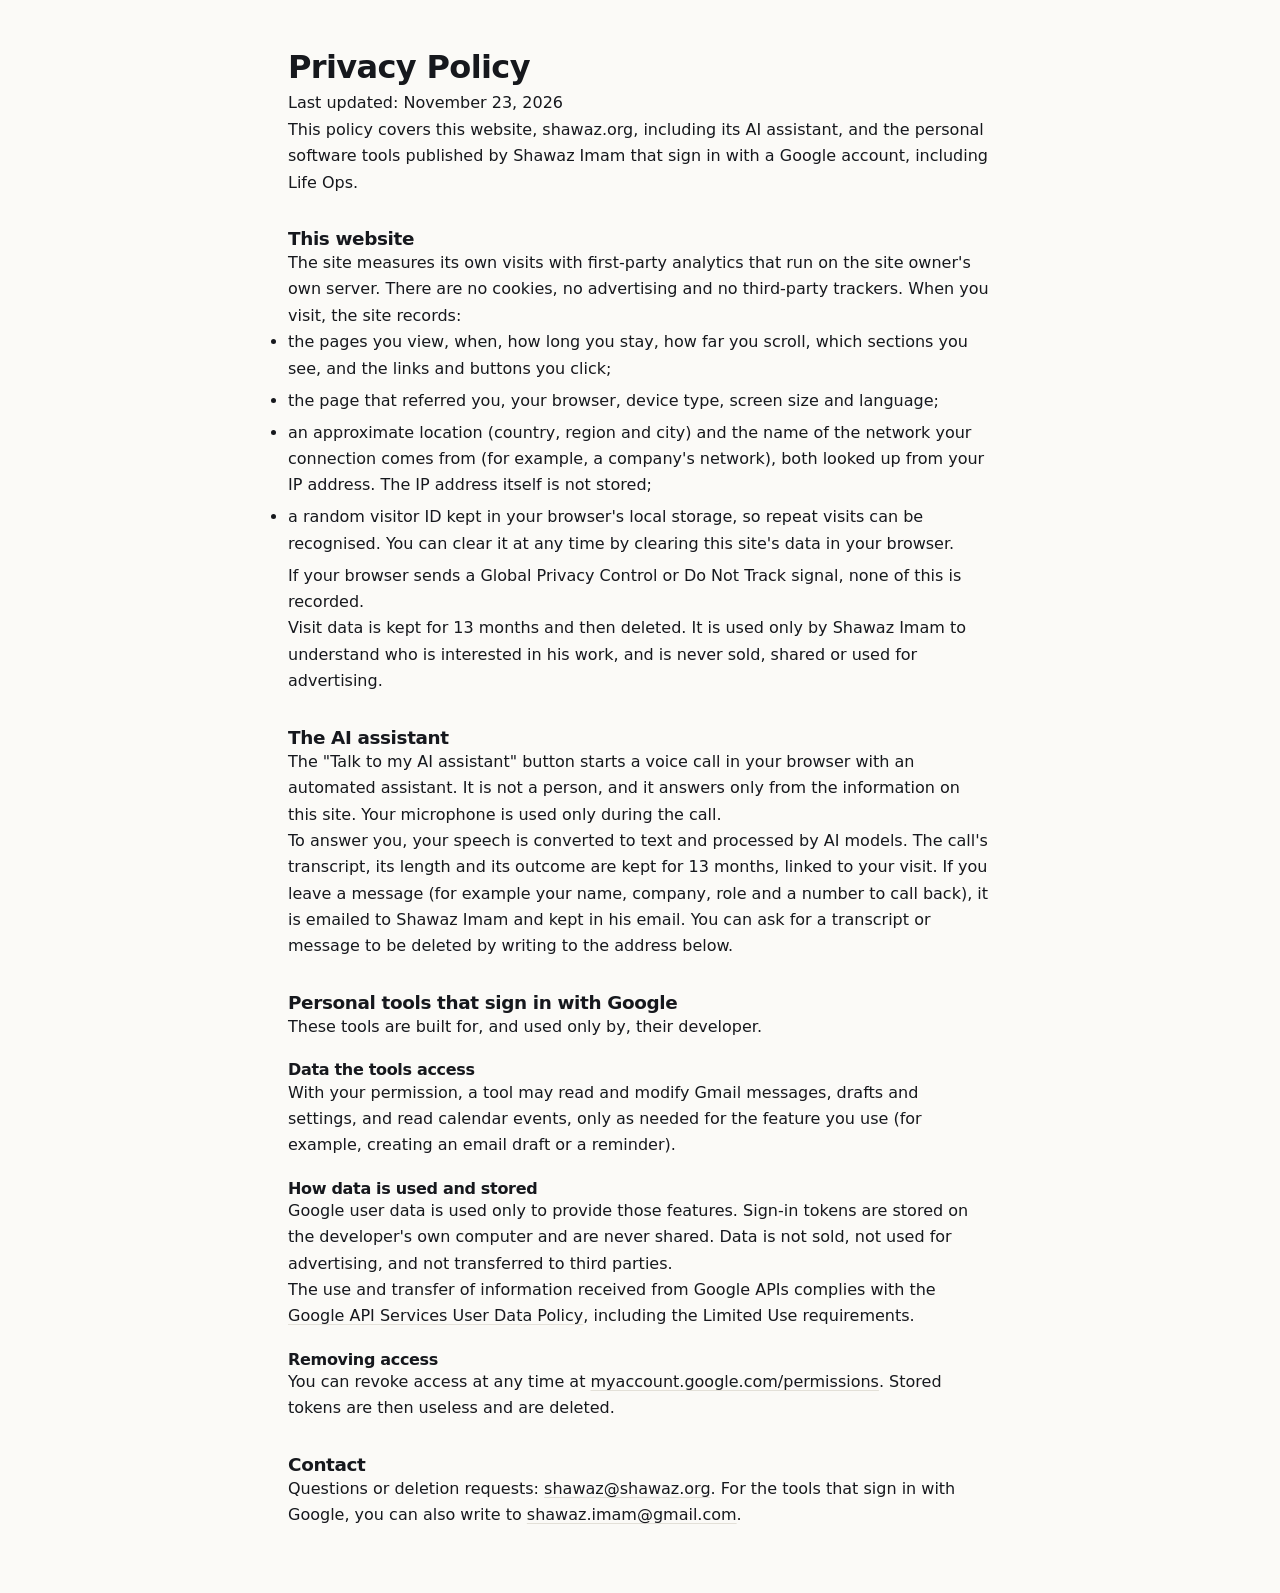
<file: privacy.html>
<!doctype html>
<html lang="en">
  <head>
    <meta charset="UTF-8" />
    <meta name="viewport" content="width=device-width, initial-scale=1.0" />
    <title>Privacy Policy — Shawaz Imam</title>
    <meta name="robots" content="noindex" />
    <link rel="canonical" href="https://shawaz.org/privacy.html" />
    <link rel="icon" href="./favicon.ico" sizes="32x32" />
    <link rel="stylesheet" href="./styles/main.css" />
    <style>
      main.legal { max-width: 46rem; margin: 0 auto; padding: 3rem 1rem 4rem; line-height: 1.65; }
      main.legal h1 { margin-bottom: .25rem; }
      main.legal h2 { margin-top: 2rem; font-size: 1.15rem; }
      main.legal h3 { margin-top: 1.25rem; font-size: 1rem; }
      main.legal li { margin-bottom: .35rem; }
    </style>
  </head>
  <body>
    <main class="legal">
      <h1>Privacy Policy</h1>
      <p>Last updated: November 23, 2026</p>

      <p>This policy covers this website, shawaz.org, including its AI assistant, and the personal software tools published by Shawaz Imam that sign in with a Google account, including Life Ops.</p>

      <h2 id="site">This website</h2>
      <p>The site measures its own visits with first-party analytics that run on the site owner's own server. There are no cookies, no advertising and no third-party trackers. When you visit, the site records:</p>
      <ul>
        <li>the pages you view, when, how long you stay, how far you scroll, which sections you see, and the links and buttons you click;</li>
        <li>the page that referred you, your browser, device type, screen size and language;</li>
        <li>an approximate location (country, region and city) and the name of the network your connection comes from (for example, a company's network), both looked up from your IP address. The IP address itself is not stored;</li>
        <li>a random visitor ID kept in your browser's local storage, so repeat visits can be recognised. You can clear it at any time by clearing this site's data in your browser.</li>
      </ul>
      <p>If your browser sends a Global Privacy Control or Do Not Track signal, none of this is recorded.</p>
      <p>Visit data is kept for 13 months and then deleted. It is used only by Shawaz Imam to understand who is interested in his work, and is never sold, shared or used for advertising.</p>

      <h2 id="assistant">The AI assistant</h2>
      <p>The "Talk to my AI assistant" button starts a voice call in your browser with an automated assistant. It is not a person, and it answers only from the information on this site. Your microphone is used only during the call.</p>
      <p>To answer you, your speech is converted to text and processed by AI models. The call's transcript, its length and its outcome are kept for 13 months, linked to your visit. If you leave a message (for example your name, company, role and a number to call back), it is emailed to Shawaz Imam and kept in his email. You can ask for a transcript or message to be deleted by writing to the address below.</p>

      <h2>Personal tools that sign in with Google</h2>
      <p>These tools are built for, and used only by, their developer.</p>

      <h3>Data the tools access</h3>
      <p>With your permission, a tool may read and modify Gmail messages, drafts and settings, and read calendar events, only as needed for the feature you use (for example, creating an email draft or a reminder).</p>

      <h3>How data is used and stored</h3>
      <p>Google user data is used only to provide those features. Sign-in tokens are stored on the developer's own computer and are never shared. Data is not sold, not used for advertising, and not transferred to third parties.</p>
      <p>The use and transfer of information received from Google APIs complies with the <a href="https://developers.google.com/terms/api-services-user-data-policy">Google API Services User Data Policy</a>, including the Limited Use requirements.</p>

      <h3>Removing access</h3>
      <p>You can revoke access at any time at <a href="https://myaccount.google.com/permissions">myaccount.google.com/permissions</a>. Stored tokens are then useless and are deleted.</p>

      <h2>Contact</h2>
      <p>Questions or deletion requests: <a href="mailto:shawaz@shawaz.org">shawaz@shawaz.org</a>. For the tools that sign in with Google, you can also write to <a href="mailto:shawaz.imam@gmail.com">shawaz.imam@gmail.com</a>.</p>
    </main>
  </body>
</html>
</file>
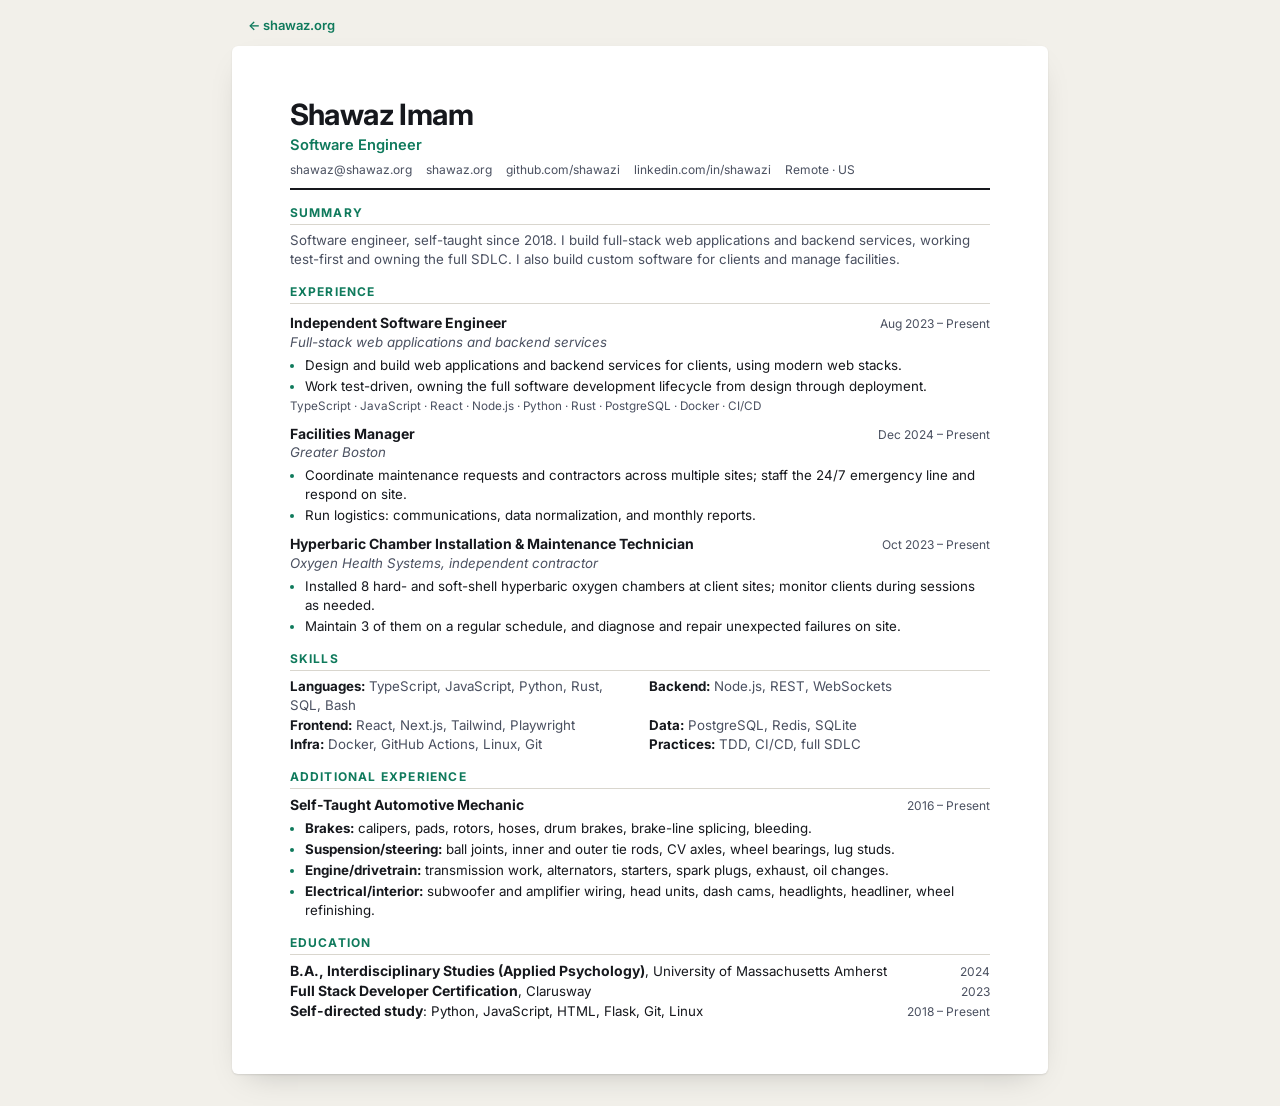
<file: resume.html>
<!doctype html>
<html lang="en">
  <head>
    <meta charset="UTF-8" />
    <meta name="viewport" content="width=device-width, initial-scale=1.0" />
    <title>Shawaz Imam — Résumé</title>
    <meta name="description" content="Résumé of Shawaz Imam, software engineer." />
    <link rel="icon" href="./favicon.ico" sizes="32x32" />
    <link rel="icon" href="./Images/favicon.svg" type="image/svg+xml" />
    <link rel="preconnect" href="https://fonts.googleapis.com" />
    <link rel="preconnect" href="https://fonts.gstatic.com" crossorigin />
    <link href="https://fonts.googleapis.com/css2?family=Inter:wght@400;500;600;700&display=swap" rel="stylesheet" />
    <style>
      :root {
        --ink: #16181d;
        --muted: #4a5060;
        --rule: #d9d6ce;
        --accent: #0f7a5c;
        --paper: #ffffff;
        --page-bg: #f2f0ea;
        color-scheme: light;
      }
      @media (prefers-color-scheme: dark) {
        :root:not([data-theme="light"]) {
          --page-bg: #0c0e12;
        }
      }
      :root[data-theme="dark"] {
        --page-bg: #0c0e12;
      }
      * { box-sizing: border-box; }
      body {
        margin: 0;
        background: var(--page-bg);
        cursor: default;
        font-family: "Inter", ui-sans-serif, system-ui, -apple-system, "Segoe UI", sans-serif;
        color: var(--ink);
        font-size: 10pt;
        line-height: 1.42;
        -webkit-font-smoothing: antialiased;
      }
      .bar {
        max-width: 8.5in;
        margin: 16px auto 0;
        padding: 0 16px;
        display: flex;
        justify-content: space-between;
        gap: 12px;
        font-size: 13px;
      }
      .bar a {
        color: var(--accent);
        font-weight: 600;
        text-decoration: none;
      }
      @media (prefers-color-scheme: dark) {
        .bar a { color: #6ee0b5; }
      }
      .page {
        max-width: 8.5in;
        margin: 12px auto 32px;
        padding: 0.55in 0.6in;
        background: var(--paper);
        box-shadow: 0 1px 2px #0000001a, 0 12px 32px -16px #00000040;
        border-radius: 6px;
      }
      header { border-bottom: 2px solid var(--ink); padding-bottom: 10px; }
      h1 { margin: 0; font-size: 22pt; letter-spacing: -0.02em; line-height: 1.1; }
      .title { margin-top: 3px; font-size: 11pt; font-weight: 600; color: var(--accent); }
      .contact { margin-top: 6px; color: var(--muted); font-size: 9pt; display: flex; flex-wrap: wrap; gap: 4px 14px; }
      .contact a { color: inherit; text-decoration: none; }
      h2 {
        margin: 14px 0 6px;
        font-size: 9pt;
        text-transform: uppercase;
        letter-spacing: 0.1em;
        color: var(--accent);
        border-bottom: 1px solid var(--rule);
        padding-bottom: 3px;
      }
      p { margin: 0; }
      .summary { color: var(--muted); }
      .skills { list-style: none; padding: 0; margin: 0; display: grid; grid-template-columns: 1fr 1fr; gap: 1px 18px; }
      .skills li { margin: 0; color: var(--muted); }
      .skills b { color: var(--ink); }
      .job { margin-top: 9px; }
      .job-head, li { break-inside: avoid; }
      .job-head { display: flex; justify-content: space-between; gap: 12px; align-items: baseline; }
      .job-head b { font-size: 10.5pt; }
      .job-head span { color: var(--muted); font-size: 9pt; white-space: nowrap; }
      .org { color: var(--muted); font-style: italic; }
      ul { margin: 4px 0 0; padding-left: 15px; }
      li { margin: 2px 0; }
      li::marker { color: var(--accent); }
      .stack { color: var(--muted); font-size: 8.8pt; margin-top: 2px; }
      @media (max-width: 640px) {
        .page { padding: 24px 18px; border-radius: 0; margin: 8px 0 24px; }
        .skills { grid-template-columns: 1fr; }
        .job-head { flex-direction: column; gap: 0; }
        .job-head span { white-space: normal; }
      }
      @page { size: Letter; margin: 0.3in 0.45in 0.28in; }
      @media print {
        body { background: #fff; font-size: 9pt; line-height: 1.27; }
        h1 { font-size: 19pt; }
        h2 { margin: 6px 0 2px; }
        .job { margin-top: 4px; }
        header { padding-bottom: 7px; }
        li { margin: 0; }
        .bar { display: none; }
        .page { box-shadow: none; margin: 0; padding: 0; max-width: none; border-radius: 0; }
        a { color: inherit; }
      }
    </style>
  </head>
  <body>
    <div class="bar">
      <a href="./">← shawaz.org</a>
    </div>
    <main class="page">
      <header>
        <h1>Shawaz Imam</h1>
        <p class="title">Software Engineer</p>
        <p class="contact">
          <a href="mailto:shawaz@shawaz.org">shawaz@shawaz.org</a>
          <a href="https://shawaz.org">shawaz.org</a>
          <a href="https://github.com/shawazi">github.com/shawazi</a>
          <a href="https://www.linkedin.com/in/shawazi/">linkedin.com/in/shawazi</a>
          <span>Remote · US</span>
        </p>
      </header>

      <h2>Summary</h2>
      <p class="summary">
        Software engineer, self-taught since 2018. I build full-stack web applications and backend services,
        working test-first and owning the full SDLC. I also build custom software for clients and manage
        facilities.
      </p>

      <h2>Experience</h2>
      <div class="job">
        <div class="job-head"><b>Independent Software Engineer</b><span>Aug 2023 – Present</span></div>
        <p class="org">Full-stack web applications and backend services</p>
        <ul>
          <li>Design and build web applications and backend services for clients, using modern web stacks.</li>
          <li>Work test-driven, owning the full software development lifecycle from design through deployment.</li>
        </ul>
        <p class="stack">TypeScript · JavaScript · React · Node.js · Python · Rust · PostgreSQL · Docker · CI/CD</p>
      </div>
      <div class="job">
        <div class="job-head"><b>Facilities Manager</b><span>Dec 2024 – Present</span></div>
        <p class="org">Greater Boston</p>
        <ul>
          <li>Coordinate maintenance requests and contractors across multiple sites; staff the 24/7 emergency line and respond on site.</li>
          <li>Run logistics: communications, data normalization, and monthly reports.</li>
        </ul>
      </div>
      <div class="job">
        <div class="job-head"><b>Hyperbaric Chamber Installation &amp; Maintenance Technician</b><span>Oct 2023 – Present</span></div>
        <p class="org">Oxygen Health Systems, independent contractor</p>
        <ul>
          <li>Installed 8 hard- and soft-shell hyperbaric oxygen chambers at client sites; monitor clients during sessions as needed.</li>
          <li>Maintain 3 of them on a regular schedule, and diagnose and repair unexpected failures on site.</li>
        </ul>
      </div>

      <h2>Skills</h2>
      <ul class="skills">
        <li><b>Languages:</b> TypeScript, JavaScript, Python, Rust, SQL, Bash</li>
        <li><b>Backend:</b> Node.js, REST, WebSockets</li>
        <li><b>Frontend:</b> React, Next.js, Tailwind, Playwright</li>
        <li><b>Data:</b> PostgreSQL, Redis, SQLite</li>
        <li><b>Infra:</b> Docker, GitHub Actions, Linux, Git</li>
        <li><b>Practices:</b> TDD, CI/CD, full SDLC</li>
      </ul>

      <h2>Additional Experience</h2>
      <div class="job" style="margin-top: 4px">
        <div class="job-head"><b>Self-Taught Automotive Mechanic</b><span>2016 – Present</span></div>
        <ul>
          <li><b>Brakes:</b> calipers, pads, rotors, hoses, drum brakes, brake-line splicing, bleeding.</li>
          <li><b>Suspension/steering:</b> ball joints, inner and outer tie rods, CV axles, wheel bearings, lug studs.</li>
          <li><b>Engine/drivetrain:</b> transmission work, alternators, starters, spark plugs, exhaust, oil changes.</li>
          <li><b>Electrical/interior:</b> subwoofer and amplifier wiring, head units, dash cams, headlights, headliner, wheel refinishing.</li>
        </ul>
      </div>

      <h2>Education</h2>
      <div class="job-head" style="margin-top: 4px"><span style="color: var(--ink); font-size: 10pt"><b>B.A., Interdisciplinary Studies (Applied Psychology)</b>, University of Massachusetts Amherst</span><span>2024</span></div>
      <div class="job-head"><span style="color: var(--ink); font-size: 10pt"><b>Full Stack Developer Certification</b>, Clarusway</span><span>2023</span></div>
      <div class="job-head"><span style="color: var(--ink); font-size: 10pt"><b>Self-directed study</b>: Python, JavaScript, HTML, Flask, Git, Linux</span><span>2018 – Present</span></div>
    </main>
    <script>
      try {
        var t = localStorage.getItem("shawaz-theme");
        if (t === "light" || t === "dark") document.documentElement.setAttribute("data-theme", t);
      } catch (e) {}
    </script>
    <script src="./scripts/insight.js" defer></script>
  </body>
</html>
</file>
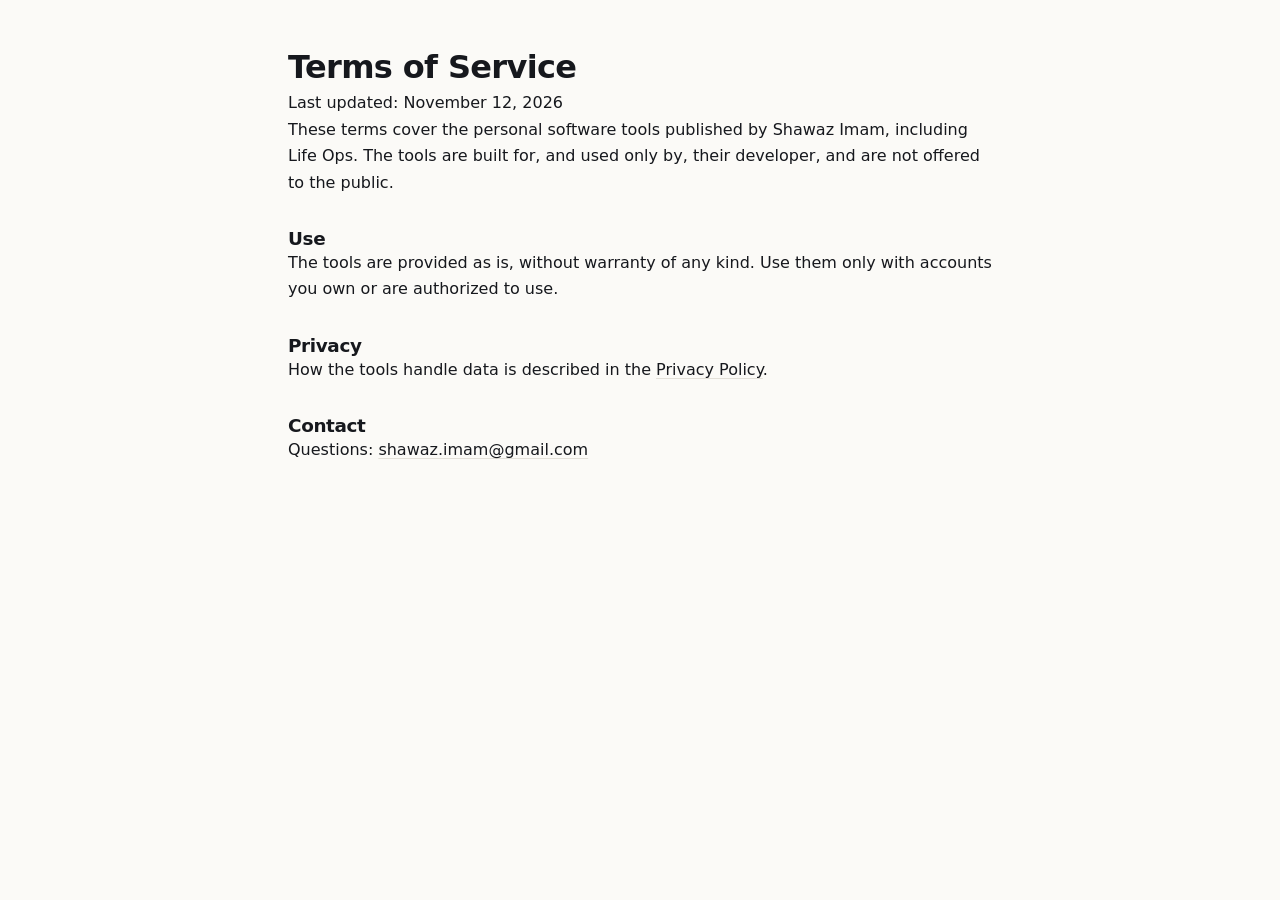
<file: terms.html>
<!doctype html>
<html lang="en">
  <head>
    <meta charset="UTF-8" />
    <meta name="viewport" content="width=device-width, initial-scale=1.0" />
    <title>Terms of Service — Shawaz Imam</title>
    <meta name="robots" content="noindex" />
    <link rel="canonical" href="https://shawaz.org/terms.html" />
    <link rel="icon" href="./favicon.ico" sizes="32x32" />
    <link rel="stylesheet" href="./styles/main.css" />
    <style>
      main.legal { max-width: 46rem; margin: 0 auto; padding: 3rem 1rem 4rem; line-height: 1.65; }
      main.legal h1 { margin-bottom: .25rem; }
      main.legal h2 { margin-top: 2rem; font-size: 1.15rem; }
    </style>
  </head>
  <body>
    <main class="legal">
      <h1>Terms of Service</h1>
      <p>Last updated: November 12, 2026</p>

      <p>These terms cover the personal software tools published by Shawaz Imam, including Life Ops. The tools are built for, and used only by, their developer, and are not offered to the public.</p>

      <h2>Use</h2>
      <p>The tools are provided as is, without warranty of any kind. Use them only with accounts you own or are authorized to use.</p>

      <h2>Privacy</h2>
      <p>How the tools handle data is described in the <a href="./privacy.html">Privacy Policy</a>.</p>

      <h2>Contact</h2>
      <p>Questions: <a href="mailto:shawaz.imam@gmail.com">shawaz.imam@gmail.com</a></p>
    </main>
  </body>
</html>
</file>
<file: styles/main.css>
/* shawaz.org — single stylesheet, no build step (served as-is by GitHub Pages). */

:root {
  --bg: #fbfaf7;
  --bg-raised: #ffffff;
  --bg-sunken: #f2f0ea;
  --text: #16181d;
  --text-muted: #5b6070;
  --text-faint: #676c7b;
  --border: #e3e0d8;
  --accent: #0f7a5c;
  --accent-soft: #0f7a5c14;
  --accent-text: #0b5f48;
  --focus: #2f6fed;
  --shadow: 0 1px 2px #0000000d, 0 8px 24px -12px #00000026;
  --accent-2: #1f7fd1;
  --glow: #0f7a5c1f;
  --glow-edge: #0f7a5c99;

  --font-sans:
    "Inter", ui-sans-serif, system-ui, -apple-system, "Segoe UI", sans-serif;
  --font-mono:
    "JetBrains Mono", ui-monospace, "SFMono-Regular", Menlo, monospace;

  --radius: 14px;
  --wrap: 1080px;
  --gutter: clamp(16px, 4vw, 32px);

  color-scheme: light;
}

@media (prefers-color-scheme: dark) {
  :root:not([data-theme="light"]) {
    --bg: #0c0e12;
    --bg-raised: #13161c;
    --bg-sunken: #0f1216;
    --text: #e8e9ec;
    --text-muted: #a2a7b3;
    --text-faint: #8e94a3;
    --border: #232833;
    --accent: #3ecf9b;
    --accent-soft: #3ecf9b17;
    --accent-text: #6ee0b5;
    --focus: #7aa7ff;
    --shadow: 0 1px 2px #00000066, 0 12px 32px -16px #000000b3;
    --accent-2: #5cc8ff;
    --glow: #3ecf9b24;
    --glow-edge: #3ecf9bb3;
    color-scheme: dark;
  }
}

:root[data-theme="dark"] {
  --bg: #0c0e12;
  --bg-raised: #13161c;
  --bg-sunken: #0f1216;
  --text: #e8e9ec;
  --text-muted: #a2a7b3;
  --text-faint: #8e94a3;
  --border: #232833;
  --accent: #3ecf9b;
  --accent-soft: #3ecf9b17;
  --accent-text: #6ee0b5;
  --focus: #7aa7ff;
  --shadow: 0 1px 2px #00000066, 0 12px 32px -16px #000000b3;
  --accent-2: #5cc8ff;
  --glow: #3ecf9b24;
  --glow-edge: #3ecf9bb3;
  color-scheme: dark;
}

*,
*::before,
*::after {
  box-sizing: border-box;
}

html {
  scroll-behavior: smooth;
  scroll-padding-top: 80px;
  -webkit-text-size-adjust: 100%;
}

body {
  margin: 0;
  background: var(--bg);
  cursor: default;
  color: var(--text);
  font-family: var(--font-sans);
  font-size: 16px;
  line-height: 1.6;
  -webkit-font-smoothing: antialiased;
  text-rendering: optimizeLegibility;
  overflow-x: hidden;
}

a {
  color: inherit;
  text-decoration-color: var(--border);
  text-underline-offset: 3px;
  transition:
    color 0.15s,
    text-decoration-color 0.15s;
}

a:hover {
  color: var(--accent-text);
  text-decoration-color: currentColor;
}

:focus-visible {
  outline: 2px solid var(--focus);
  outline-offset: 3px;
  border-radius: 6px;
}

h1,
h2,
h3 {
  line-height: 1.2;
  letter-spacing: -0.02em;
  margin: 0;
}

p {
  margin: 0;
}

ul {
  margin: 0;
  padding: 0;
}

.wrap {
  max-width: var(--wrap);
  margin: 0 auto;
  padding: 0 var(--gutter);
}

.skip {
  position: absolute;
  left: -999px;
  top: 8px;
  background: var(--bg-raised);
  padding: 8px 12px;
  border-radius: 8px;
  z-index: 100;
}

.skip:focus {
  left: 8px;
}

.mono {
  font-family: var(--font-mono);
  font-size: 0.8125rem;
  letter-spacing: 0;
}

a[href],
button,
summary,
label[for] {
  cursor: pointer;
}

/* ---------- Nav ---------- */

.nav {
  position: sticky;
  top: 0;
  z-index: 50;
  background: color-mix(in srgb, var(--bg) 82%, transparent);
  backdrop-filter: saturate(160%) blur(12px);
  -webkit-backdrop-filter: saturate(160%) blur(12px);
  border-bottom: 1px solid transparent;
  transition: border-color 0.2s;
}

.nav.scrolled {
  border-bottom-color: var(--border);
}

.nav .wrap {
  display: flex;
  align-items: center;
  justify-content: space-between;
  height: 64px;
  gap: 16px;
}

.brand {
  display: inline-flex;
  align-items: center;
  gap: 10px;
  font-weight: 600;
  text-decoration: none;
  letter-spacing: -0.01em;
}

.monogram {
  display: grid;
  place-items: center;
  width: 32px;
  height: 32px;
  border-radius: 9px;
  background: var(--text);
  color: var(--bg);
  font-family: var(--font-mono);
  font-size: 0.8rem;
  font-weight: 600;
}

.nav-links {
  display: flex;
  align-items: center;
  gap: 4px;
  list-style: none;
}

.nav-links a {
  display: inline-block;
  padding: 6px 10px;
  border-radius: 8px;
  font-size: 0.9rem;
  color: var(--text-muted);
  text-decoration: none;
}

.nav-links a:hover {
  color: var(--text);
  background: var(--bg-sunken);
}

.icon-btn {
  display: inline-grid;
  place-items: center;
  width: 36px;
  height: 36px;
  border: 1px solid var(--border);
  border-radius: 9px;
  background: transparent;
  color: var(--text-muted);
  cursor: pointer;
}

.icon-btn:hover {
  color: var(--text);
  background: var(--bg-sunken);
}

.icon-btn svg {
  width: 18px;
  height: 18px;
}

@media (max-width: 720px) {
  .nav-links .hide-sm {
    display: none;
  }
}

/* ---------- Hero ---------- */

.hero {
  padding: clamp(56px, 10vw, 112px) 0 clamp(48px, 7vw, 80px);
}

.eyebrow {
  display: inline-flex;
  align-items: center;
  gap: 8px;
  color: var(--text-muted);
  margin-bottom: 20px;
}

.dot {
  width: 8px;
  height: 8px;
  border-radius: 50%;
  background: var(--accent);
  box-shadow: 0 0 0 4px var(--accent-soft);
}

.hero h1 {
  font-size: clamp(2.3rem, 6vw, 4rem);
  font-weight: 700;
  letter-spacing: -0.035em;
  max-width: 20ch;
}

.hero h1 span {
  display: block;
  color: var(--text-muted);
  font-weight: 600;
}

@supports (background-clip: text) or (-webkit-background-clip: text) {
  .hero h1 span {
    background: linear-gradient(100deg, var(--text-muted) 20%, var(--accent) 65%, var(--accent-2));
    -webkit-background-clip: text;
    background-clip: text;
    color: transparent;
  }
}

.lede {
  margin-top: 24px;
  max-width: 62ch;
  font-size: clamp(1.05rem, 1.6vw, 1.2rem);
  color: var(--text-muted);
}

.lede strong {
  color: var(--text);
  font-weight: 600;
}

.cta {
  display: flex;
  flex-wrap: wrap;
  gap: 12px;
  margin-top: 32px;
}

.btn {
  display: inline-flex;
  align-items: center;
  gap: 8px;
  padding: 11px 18px;
  border-radius: 10px;
  border: 1px solid var(--border);
  background: var(--bg-raised);
  font-weight: 500;
  font-size: 0.95rem;
  text-decoration: none;
  transition:
    transform 0.15s,
    border-color 0.15s,
    background 0.15s;
}

.btn:hover {
  transform: translateY(-1px);
  border-color: var(--text-faint);
  color: var(--text);
}

.btn.primary {
  background: var(--text);
  color: var(--bg);
  border-color: var(--text);
}

.btn.primary:hover {
  color: var(--bg);
  opacity: 0.9;
}

.btn svg {
  width: 16px;
  height: 16px;
}

.stats {
  display: grid;
  grid-template-columns: repeat(4, minmax(0, 1fr));
  gap: 1px;
  margin-top: clamp(48px, 7vw, 72px);
  background: var(--border);
  border: 1px solid var(--border);
  border-radius: var(--radius);
  overflow: hidden;
}

.stat {
  background: var(--bg-raised);
  padding: 20px 22px;
}

.stat b {
  display: block;
  font-size: clamp(1.4rem, 2.6vw, 1.9rem);
  font-weight: 700;
  letter-spacing: -0.03em;
  font-variant-numeric: tabular-nums;
}

.stat span {
  display: block;
  margin-top: 4px;
  font-size: 0.85rem;
  color: var(--text-muted);
  line-height: 1.4;
}

@media (max-width: 720px) {
  .stats {
    grid-template-columns: repeat(2, minmax(0, 1fr));
  }
}

/* ---------- Sections ---------- */

section.block {
  padding: clamp(56px, 8vw, 96px) 0;
  border-top: 1px solid var(--border);
}

.section-head {
  display: grid;
  gap: 10px;
  margin-bottom: 40px;
  max-width: 68ch;
}

.section-head .mono {
  color: var(--accent-text);
}

.section-head h2 {
  font-size: clamp(1.6rem, 3.2vw, 2.25rem);
  font-weight: 700;
}

.section-head p {
  color: var(--text-muted);
}

/* ---------- About ---------- */

.about {
  display: grid;
  grid-template-columns: 1.4fr 1fr;
  gap: clamp(32px, 5vw, 64px);
  align-items: start;
}

.about .prose p + p {
  margin-top: 16px;
}

.about .prose p {
  color: var(--text-muted);
}

.about .prose strong {
  color: var(--text);
  font-weight: 600;
}

.facts {
  list-style: none;
  border: 1px solid var(--border);
  border-radius: var(--radius);
  background: var(--bg-raised);
}

.facts li {
  display: flex;
  justify-content: space-between;
  gap: 16px;
  padding: 14px 18px;
  font-size: 0.92rem;
}

.facts li + li {
  border-top: 1px solid var(--border);
}

.facts li span:first-child {
  color: var(--text-muted);
}

.facts li span:last-child {
  text-align: right;
  font-weight: 500;
}

@media (max-width: 820px) {
  .about {
    grid-template-columns: 1fr;
  }
}

/* ---------- Work ---------- */

.work {
  display: grid;
  grid-template-columns: repeat(3, minmax(0, 1fr));
  gap: 20px;
}

.card {
  display: flex;
  flex-direction: column;
  gap: 14px;
  padding: 26px;
  border: 1px solid var(--border);
  border-radius: var(--radius);
  background: var(--bg-raised);
  box-shadow: var(--shadow);
}

.card.wide {
  grid-column: 1 / -1;
}

.card-top {
  display: flex;
  flex-wrap: wrap;
  justify-content: space-between;
  align-items: baseline;
  gap: 2px 12px;
  color: var(--text-faint);
}

.card h3 {
  font-size: 1.2rem;
  font-weight: 650;
}

.card > p {
  color: var(--text-muted);
}

.card ul {
  list-style: none;
  display: grid;
  gap: 8px;
}

.card li {
  position: relative;
  padding-left: 18px;
  font-size: 0.94rem;
  color: var(--text-muted);
}

.card li::before {
  content: "";
  position: absolute;
  left: 2px;
  top: 0.72em;
  width: 6px;
  height: 6px;
  border-radius: 2px;
  background: var(--accent);
}

.card li strong {
  color: var(--text);
  font-weight: 600;
}

.tags {
  display: flex;
  flex-wrap: wrap;
  gap: 6px;
  margin-top: auto;
  padding-top: 6px;
  list-style: none;
}

.tags li {
  padding: 3px 9px;
  border-radius: 999px;
  background: var(--bg-sunken);
  border: 1px solid var(--border);
  font-family: var(--font-mono);
  font-size: 0.74rem;
  color: var(--text-muted);
}

.tags li::before {
  display: none;
}

.card .tags {
  display: flex;
}

.card .tags li {
  padding-left: 9px;
}

.note {
  margin-top: 20px;
  font-size: 0.88rem;
  color: var(--text-faint);
}

@media (max-width: 980px) {
  .work {
    grid-template-columns: 1fr;
  }
}

/* ---------- Principles ---------- */

.principles {
  display: grid;
  grid-template-columns: repeat(2, minmax(0, 1fr));
  gap: 1px;
  background: var(--border);
  border: 1px solid var(--border);
  border-radius: var(--radius);
  overflow: hidden;
}

.principle {
  padding: 26px;
  background: var(--bg-raised);
}

.principle .mono {
  color: var(--accent-text);
}

.principle h3 {
  margin-top: 8px;
  font-size: 1.05rem;
  font-weight: 650;
}

.principle p {
  margin-top: 8px;
  font-size: 0.94rem;
  color: var(--text-muted);
}

@media (max-width: 720px) {
  .principles {
    grid-template-columns: 1fr;
  }
}

/* ---------- Experience ---------- */

.timeline {
  --rail-top: 38px;
  --rail-height: calc(100% - 76px);
  --fill: 1;
  position: relative;
  list-style: none;
  display: grid;
  gap: 0;
  padding-left: 36px;
}

/* the rail: a quiet track, and an accent fill that follows the reader */
.timeline::before,
.timeline::after {
  content: "";
  position: absolute;
  left: 7px;
  top: var(--rail-top);
  height: var(--rail-height);
  width: 2px;
  border-radius: 2px;
  pointer-events: none;
}

.timeline::before {
  background: var(--border);
}

.timeline::after {
  background: linear-gradient(to bottom, var(--accent), var(--accent-2));
  box-shadow: 0 0 10px var(--glow-edge);
  transform-origin: 50% 0;
  transform: scaleY(var(--fill));
}

.role {
  position: relative;
  display: grid;
  grid-template-columns: 200px 1fr;
  gap: 24px;
  padding: 28px 0;
}

/* each role's marker sits on the rail */
.role::before {
  content: "";
  position: absolute;
  left: -34px;
  top: 32px;
  width: 12px;
  height: 12px;
  border-radius: 50%;
  border: 2px solid var(--accent);
  background: var(--accent);
  box-shadow: 0 0 0 4px var(--accent-soft);
  transition:
    background 0.35s ease,
    border-color 0.35s ease,
    box-shadow 0.35s ease;
}

.timeline.live .role::before {
  border-color: var(--border);
  background: var(--bg);
  box-shadow: none;
}

.timeline.live .role.reached::before {
  border-color: var(--accent);
  background: var(--accent);
  box-shadow:
    0 0 0 4px var(--accent-soft),
    0 0 14px var(--glow-edge);
  animation: node-ping 0.9s cubic-bezier(0.2, 0.8, 0.2, 1);
}

.timeline.live .role h3 {
  transition: color 0.35s ease;
}

.timeline.live .role:not(.reached) h3 {
  color: var(--text-muted);
}

@keyframes node-ping {
  from {
    box-shadow:
      0 0 0 0 var(--glow-edge),
      0 0 14px var(--glow-edge);
  }
  to {
    box-shadow:
      0 0 0 12px transparent,
      0 0 14px var(--glow-edge);
  }
}

.role + .role {
  border-top: 1px solid var(--border);
}

.role .when {
  color: var(--text-faint);
  padding-top: 3px;
}

.role h3 {
  font-size: 1.1rem;
  font-weight: 650;
}

.role .org {
  margin-top: 2px;
  color: var(--text-muted);
  font-size: 0.95rem;
}

.role ul {
  list-style: none;
  display: grid;
  gap: 8px;
  margin-top: 14px;
}

.role li {
  position: relative;
  padding-left: 18px;
  color: var(--text-muted);
  font-size: 0.95rem;
}

.role li::before {
  content: "—";
  position: absolute;
  left: 0;
  color: var(--text-faint);
}

@media (max-width: 720px) {
  .timeline {
    padding-left: 28px;
  }

  .role {
    grid-template-columns: 1fr;
    gap: 6px;
  }

  .role::before {
    left: -26px;
    top: 30px;
  }
}

/* ---------- Skills ---------- */

.skills {
  display: grid;
  grid-template-columns: repeat(3, minmax(0, 1fr));
  gap: 20px;
}

.skill-group {
  padding: 22px;
  border: 1px solid var(--border);
  border-radius: var(--radius);
  background: var(--bg-raised);
}

.skill-group h3 {
  font-size: 0.95rem;
  font-weight: 650;
  margin-bottom: 14px;
}

.skill-group .tags {
  margin-top: 0;
  padding-top: 0;
}

@media (max-width: 900px) {
  .skills {
    grid-template-columns: repeat(2, minmax(0, 1fr));
  }
}

@media (max-width: 560px) {
  .skills {
    grid-template-columns: 1fr;
  }
}

/* ---------- Contact / footer ---------- */

.contact {
  display: grid;
  gap: 24px;
  justify-items: start;
}

.contact h2 {
  font-size: clamp(1.8rem, 4.4vw, 3rem);
  font-weight: 700;
  letter-spacing: -0.035em;
  max-width: 18ch;
}

.contact p {
  color: var(--text-muted);
  max-width: 56ch;
}

footer {
  padding: 32px 0 48px;
  border-top: 1px solid var(--border);
  color: var(--text-faint);
  font-size: 0.85rem;
}

footer .wrap {
  display: flex;
  flex-wrap: wrap;
  justify-content: space-between;
  gap: 12px;
}

/* ---------- Motion: signal field, spotlight cards, scroll ---------- */

.hero {
  position: relative;
  isolation: isolate;
}

.hero-field {
  position: absolute;
  inset: 0;
  z-index: -1;
  width: 100%;
  height: 100%;
  pointer-events: none;
  -webkit-mask-image: linear-gradient(to bottom, #000 35%, transparent 96%);
  mask-image: linear-gradient(to bottom, #000 35%, transparent 96%);
}

.spot {
  position: relative;
  --mx: 50%;
  --my: 50%;
}

.spot::before,
.spot::after {
  content: "";
  position: absolute;
  pointer-events: none;
  border-radius: inherit;
  opacity: 0;
  transition: opacity 0.35s ease;
}

/* soft light that follows the pointer */
.spot::after {
  inset: 0;
  background: radial-gradient(480px circle at var(--mx) var(--my), var(--glow), transparent 55%);
}

/* lit edge: a 1px ring masked out of the same gradient */
.spot::before {
  inset: 0;
  padding: 1px;
  background: radial-gradient(300px circle at var(--mx) var(--my), var(--glow-edge), transparent 60%);
  -webkit-mask: linear-gradient(#000 0 0) content-box, linear-gradient(#000 0 0);
  -webkit-mask-composite: xor;
  mask: linear-gradient(#000 0 0) content-box exclude, linear-gradient(#000 0 0);
}

.spot.lit::before,
.spot.lit::after {
  opacity: 1;
}

.card.spot {
  transform: perspective(1000px) rotateX(var(--rx, 0deg)) rotateY(var(--ry, 0deg));
  transition: transform 0.5s cubic-bezier(0.2, 0.8, 0.2, 1), border-color 0.3s;
  will-change: transform;
}

.card.spot.lit {
  transition: transform 0.12s linear, border-color 0.3s;
}

.scroll-progress {
  position: absolute;
  left: 0;
  right: 0;
  bottom: -1px;
  height: 2px;
  background: linear-gradient(90deg, var(--accent), var(--accent-2));
  transform-origin: 0 50%;
  transform: scaleX(var(--progress, 0));
  pointer-events: none;
}

.nav-links a.active,
.nav-links a[aria-current="page"] {
  color: var(--text);
  background: var(--accent-soft);
  box-shadow: inset 0 -2px 0 var(--accent);
}

/* ---------- Motion ---------- */

@media (prefers-reduced-motion: reduce) {
  html {
    scroll-behavior: auto;
  }

  .btn {
    transform: none;
    transition: none;
  }

  .card.spot {
    transform: none;
    transition: none;
  }

  .timeline.live .role.reached::before {
    animation: none;
  }
}

@media print {
  .nav,
  .cta,
  .hero-field,
  .icon-btn {
    display: none;
  }

}

/* ---------- Case study ---------- */

.card-link {
  font-weight: 600;
  color: var(--accent-text);
  text-decoration: none;
}

.card-link:hover {
  text-decoration: underline;
}

.article {
  max-width: 72ch;
  display: grid;
  gap: 18px;
}

.article h2 {
  font-size: clamp(1.35rem, 2.6vw, 1.7rem);
  margin-top: 28px;
}

.article h3 {
  font-size: 1.08rem;
  margin-top: 8px;
}

.article p,
.article li {
  color: var(--text-muted);
}

.article strong {
  color: var(--text);
  font-weight: 600;
}

.article ul {
  display: grid;
  gap: 8px;
  padding-left: 20px;
}

.article code {
  font-family: var(--font-mono);
  font-size: 0.86em;
  background: var(--bg-sunken);
  border: 1px solid var(--border);
  border-radius: 5px;
  padding: 1px 5px;
}

.callout {
  border-left: 3px solid var(--accent);
  padding: 4px 0 4px 16px;
  color: var(--text);
}

.diagram {
  overflow-x: auto;
  border: 1px solid var(--border);
  border-radius: var(--radius);
  background: var(--bg-raised);
  padding: 16px;
}

.diagram svg {
  display: block;
  min-width: 640px;
  width: 100%;
  height: auto;
}

.diagram .box {
  fill: var(--bg-sunken);
  stroke: var(--border);
}

.diagram .box.key {
  stroke: var(--accent);
}

.diagram text {
  fill: var(--text);
  font-family: var(--font-sans);
  font-size: 13px;
}

.diagram .sub {
  fill: var(--text-muted);
  font-size: 11px;
  font-family: var(--font-mono);
}

.diagram .edge {
  stroke: var(--text-faint);
  stroke-width: 1.5;
  fill: none;
}

.diagram .arrow {
  fill: var(--text-faint);
}

.diagram .box,
.diagram text,
.diagram .edge {
  transition:
    opacity 0.25s ease,
    stroke 0.25s ease,
    fill 0.25s ease;
}

.diagram .box {
  cursor: default;
  outline: none;
}

.diagram .box:focus-visible {
  stroke: var(--focus);
  stroke-width: 2;
}

.diagram .packet {
  fill: var(--accent);
  filter: drop-shadow(0 0 3px var(--accent));
  pointer-events: none;
  transition: fill 0.25s ease;
}

.diagram svg.tracing .box:not(.hot),
.diagram svg.tracing text:not(.hot),
.diagram svg.tracing .edge:not(.hot) {
  opacity: 0.3;
}

.diagram svg.tracing .packet:not(.hot) {
  visibility: hidden;
}

.diagram svg.tracing .packet.hot {
  fill: var(--accent-2);
  filter: drop-shadow(0 0 4px var(--accent-2));
}

.diagram svg.tracing .box.hot {
  stroke: var(--accent);
}

.diagram svg.tracing .edge.hot {
  stroke: var(--accent);
  stroke-width: 2;
}

/* theme switch: the new theme grows out of the toggle (View Transitions) */
::view-transition-old(root),
::view-transition-new(root) {
  animation: none;
  mix-blend-mode: normal;
}

::view-transition-new(root) {
  z-index: 2;
}

/* AI assistant call (FR-6) */
.btn.call {
  cursor: pointer;
  font: inherit;
  font-weight: 500;
  font-size: 0.95rem;
  border-color: var(--accent);
  color: var(--accent-text);
  background: var(--accent-soft);
}
.btn.call:hover {
  color: var(--accent-text);
  border-color: var(--accent);
}
.call-dialog {
  width: min(30rem, calc(100vw - 32px));
  padding: 24px;
  border: 1px solid var(--border);
  border-radius: var(--radius);
  background: var(--bg-raised);
  color: var(--text);
  box-shadow: var(--shadow);
}
.call-dialog::backdrop {
  background: #00000073;
}
.call-dialog h2 {
  margin: 0 32px 12px 0;
  font-size: 1.25rem;
}
.call-dialog p {
  margin: 0 0 12px;
  line-height: 1.55;
}
.call-notice {
  font-size: 0.875rem;
  color: var(--text-muted);
}
.call-notice a {
  color: var(--accent-text);
}
.call-status {
  min-height: 1.5em;
  font-size: 0.875rem;
  color: var(--accent-text);
}
.call-actions {
  display: flex;
  flex-wrap: wrap;
  gap: 10px;
}
.call-actions .btn {
  cursor: pointer;
  font: inherit;
}
/* .btn sets display, which would override the hidden attribute */
.call-actions [hidden] {
  display: none;
}
.call-actions .btn.end {
  border-color: #b42318;
  color: #b42318;
}
:root[data-theme="dark"] .call-actions .btn.end {
  border-color: #f97066;
  color: #f97066;
}
@media (prefers-color-scheme: dark) {
  :root:not([data-theme="light"]) .call-actions .btn.end {
    border-color: #f97066;
    color: #f97066;
  }
}
.call-close {
  position: absolute;
  top: 12px;
  right: 12px;
  margin: 0;
}
.call-close .icon-btn {
  width: 36px;
  height: 36px;
  border: 1px solid var(--border);
  border-radius: 10px;
  background: transparent;
  color: var(--text-muted);
  font-size: 1.25rem;
  line-height: 1;
  cursor: pointer;
}
.call-dialog :focus-visible {
  outline: 2px solid var(--focus);
  outline-offset: 2px;
}
.call-dialog audio {
  display: none;
}
</file>
